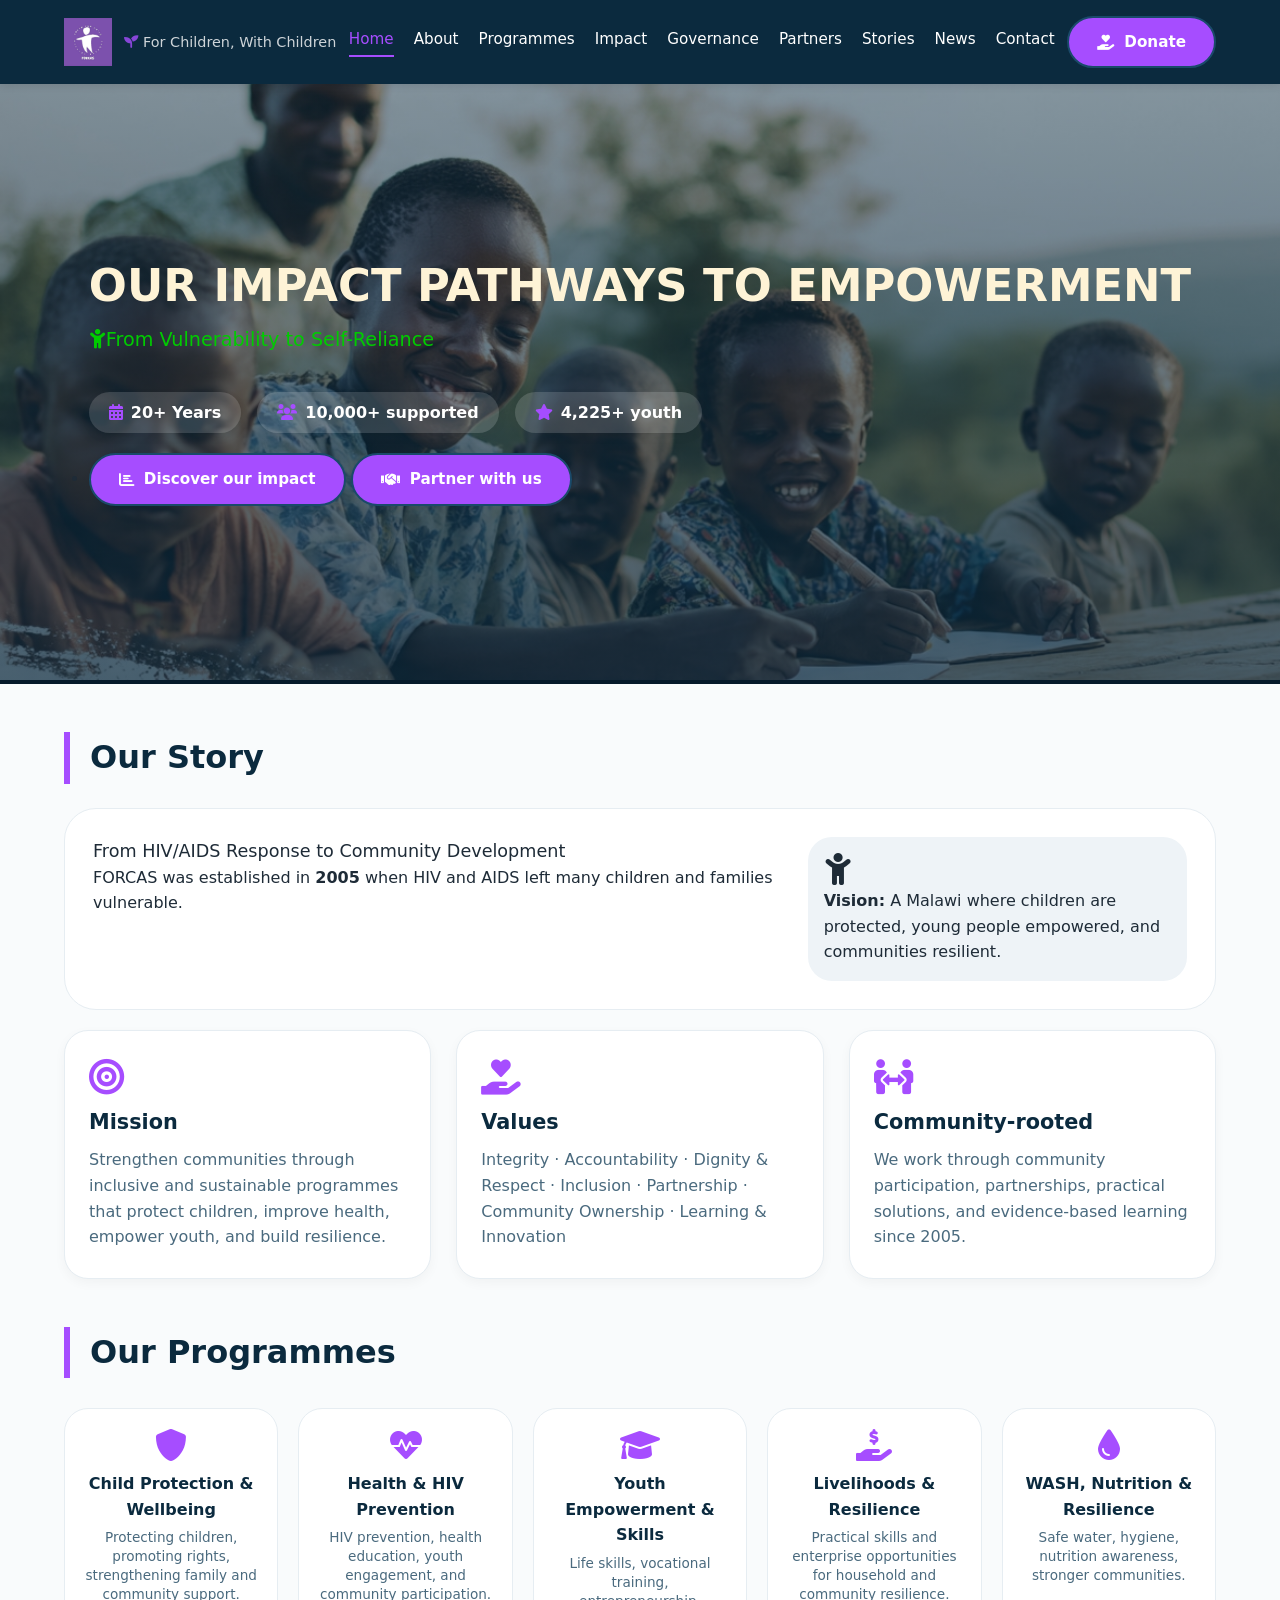
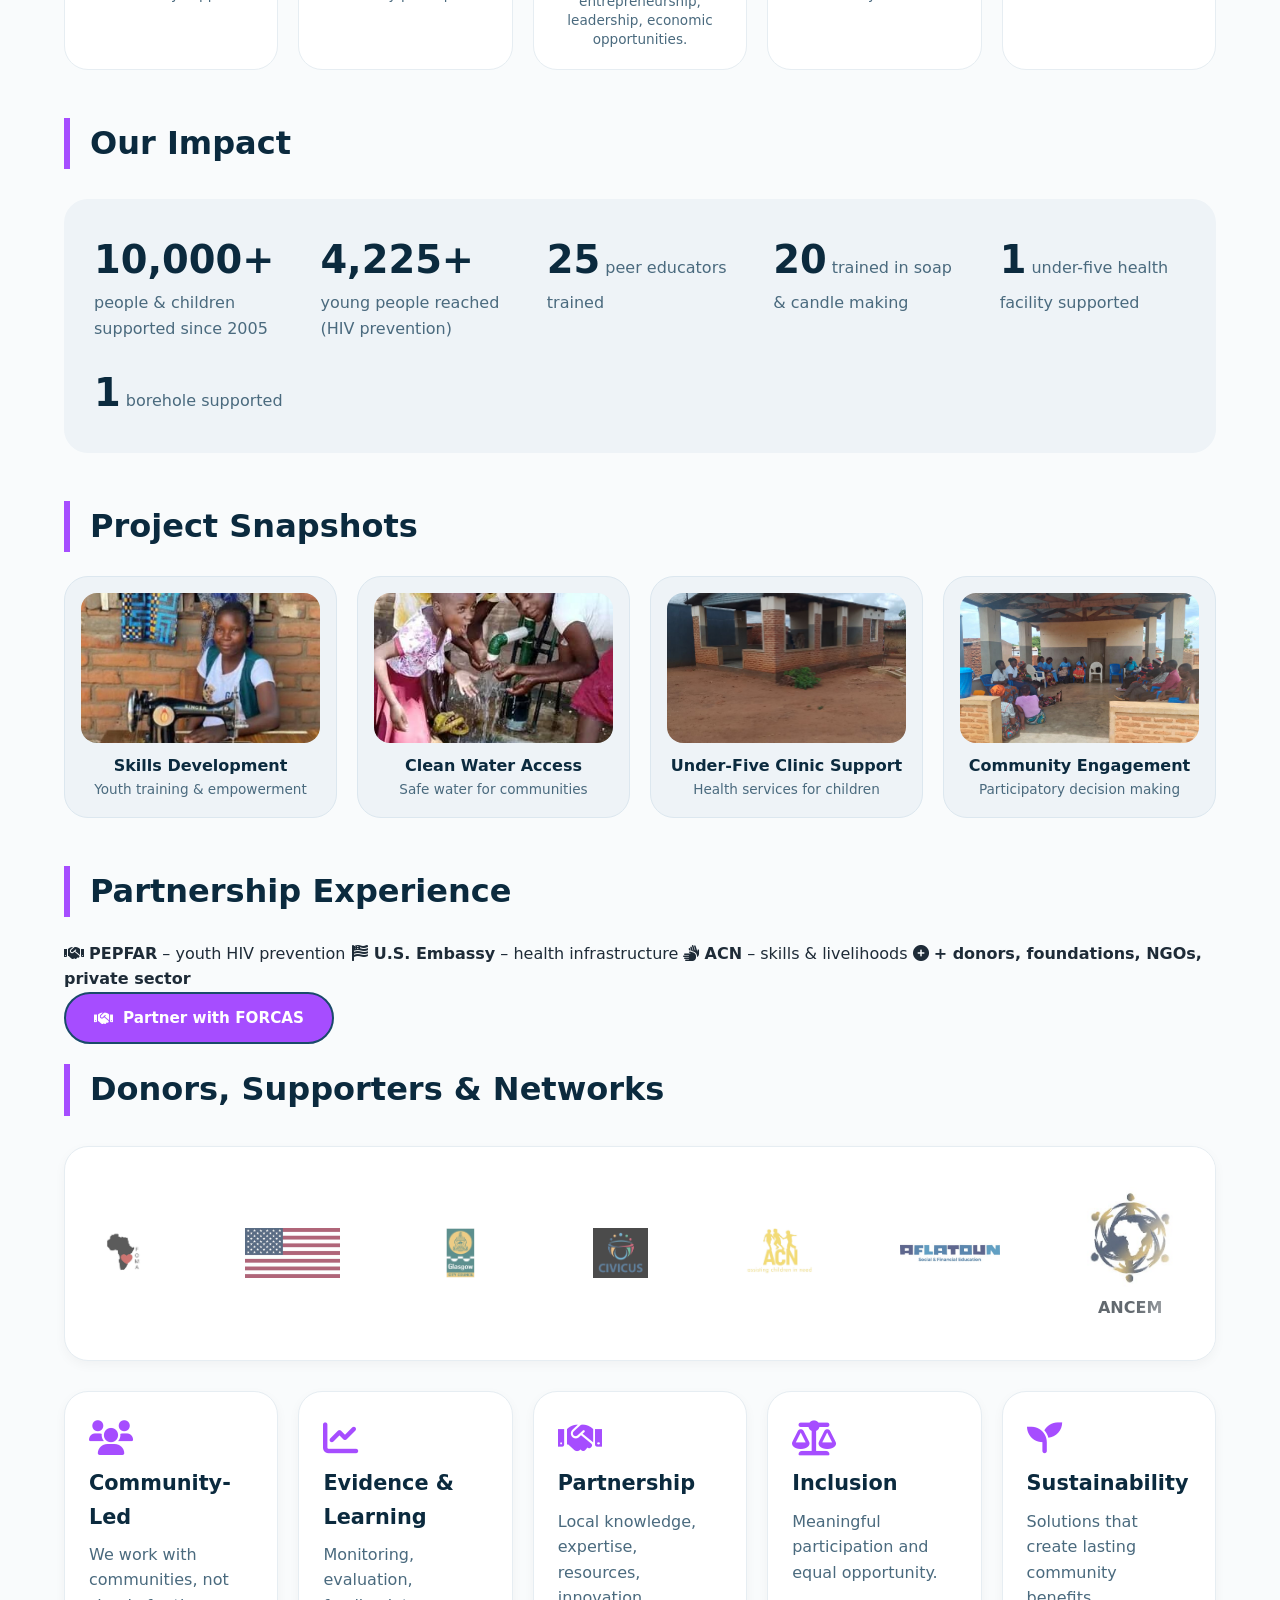
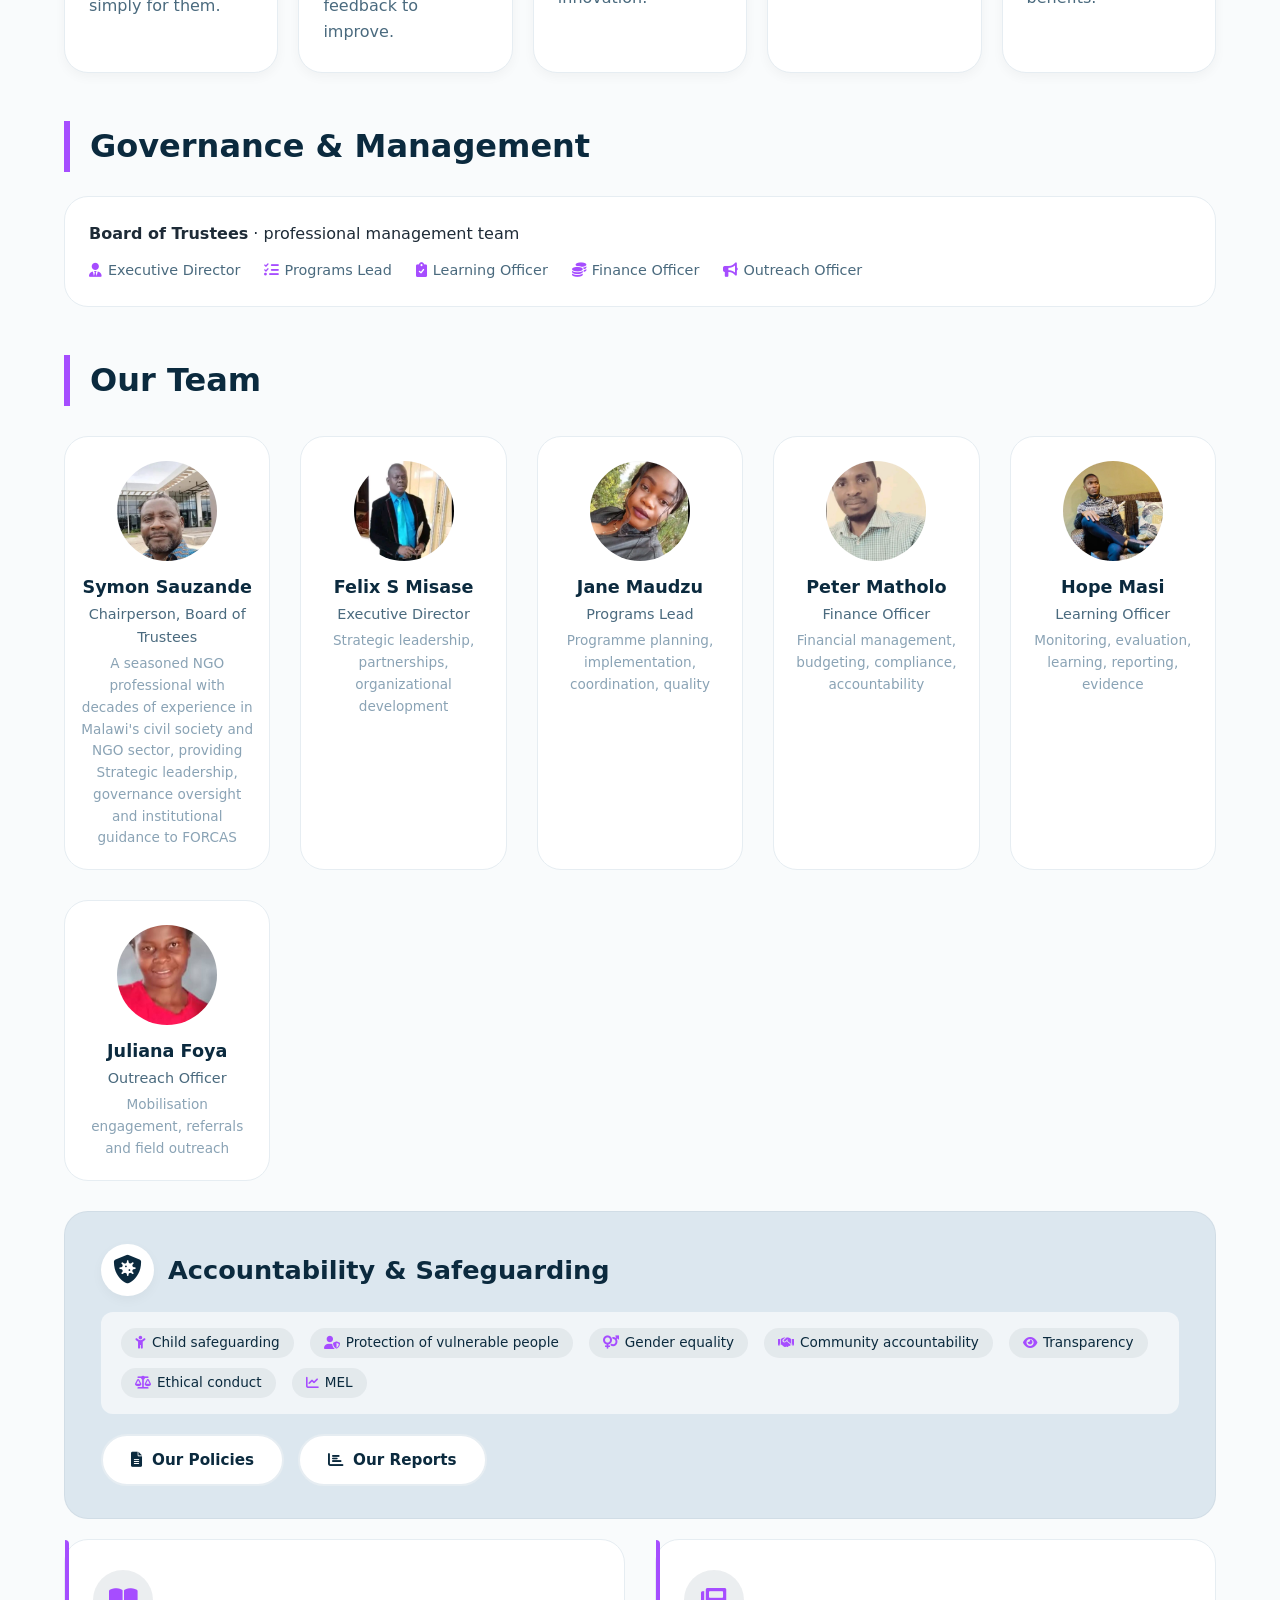
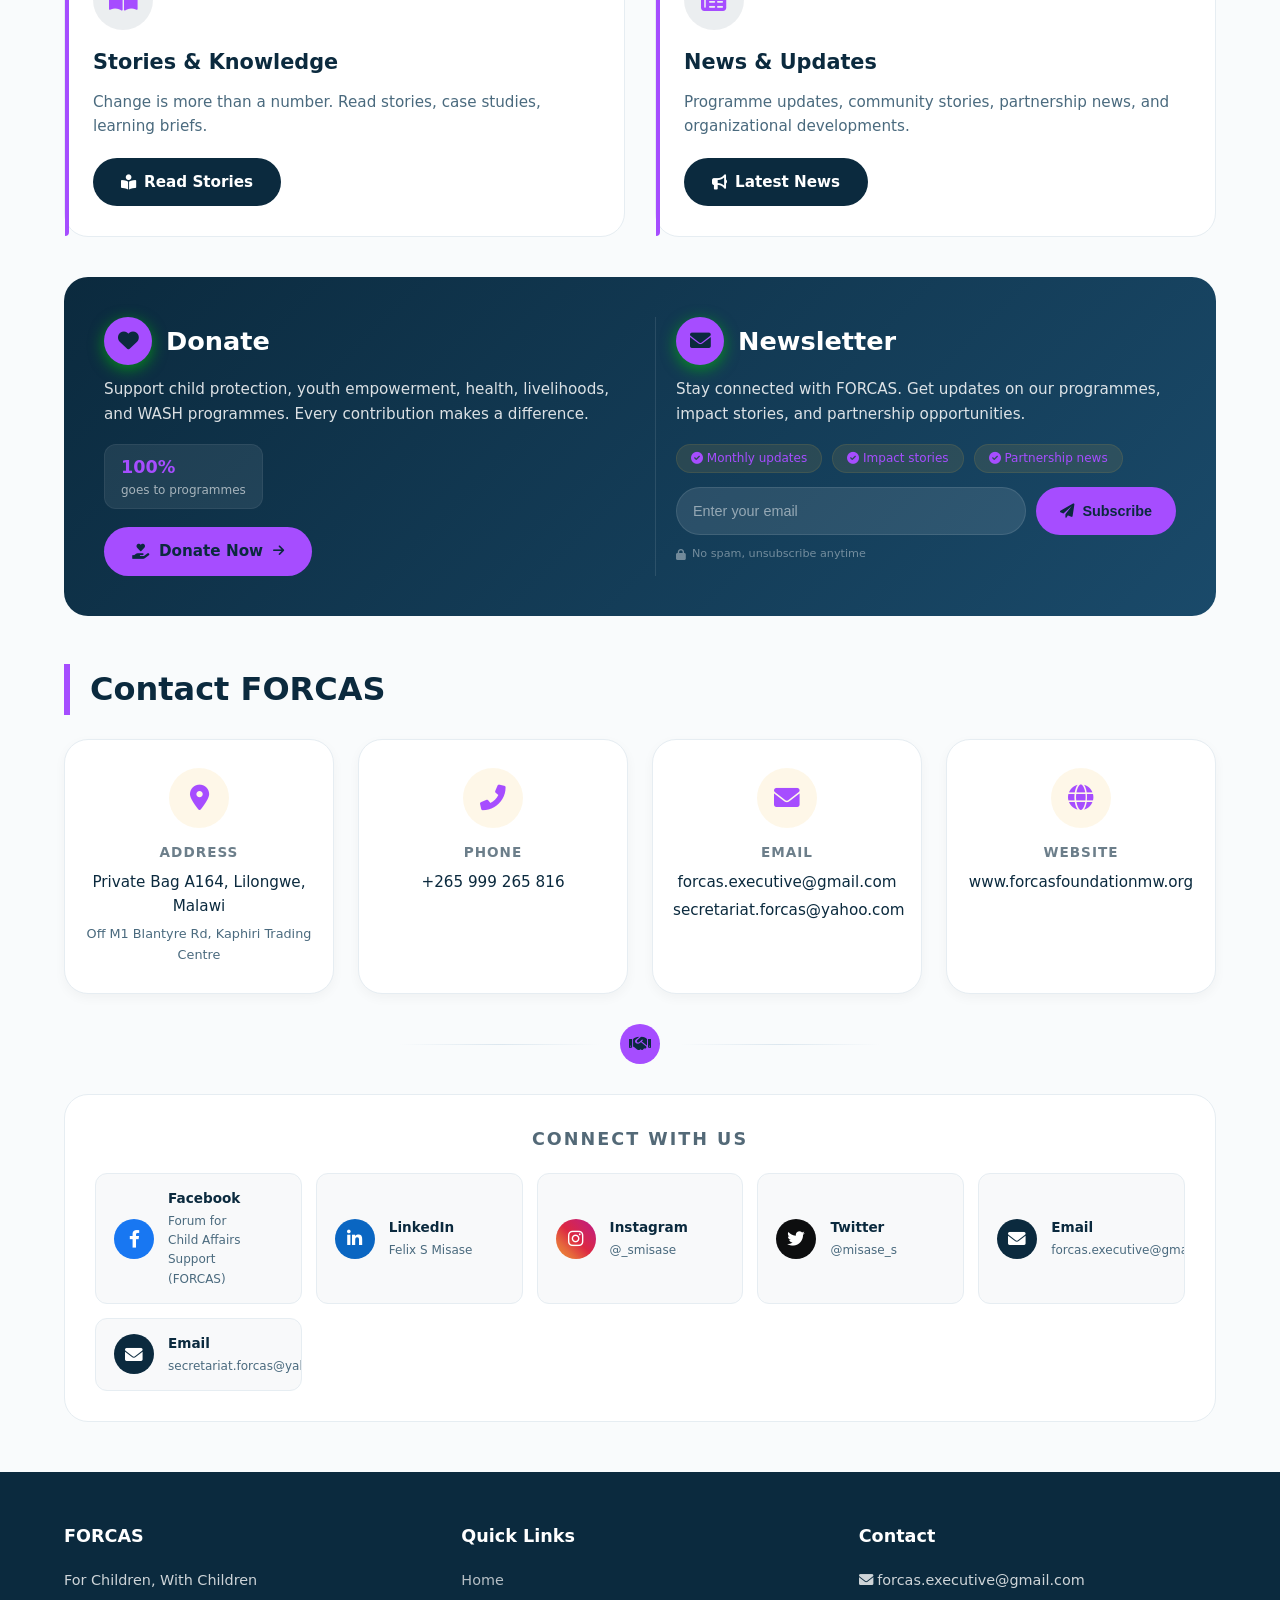
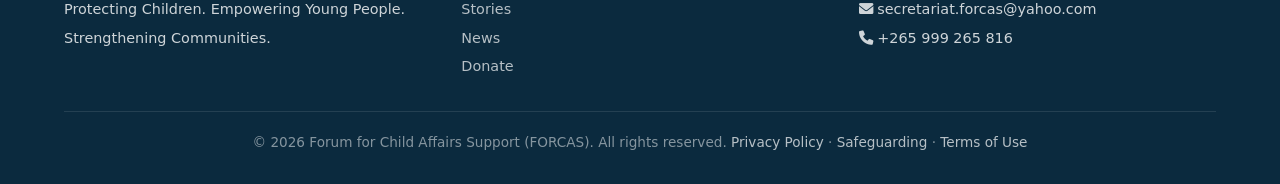
<file: index.html>
<!DOCTYPE html>
<html lang="en">
<head>
    <meta charset="UTF-8" />
    <meta name="viewport" content="width=device-width, initial-scale=1.0" />
    <title>FORCAS · Forum for Child Affairs Support</title>
    <!-- Font Awesome 6 (free) -->
    <link rel="stylesheet" href="https://cdnjs.cloudflare.com/ajax/libs/font-awesome/6.0.0-beta3/css/all.min.css" />
    <!-- external CSS -->
    <link rel="stylesheet" href="style.css" />
</head>
<body>
    <!-- ========== NAVBAR ========== -->
    <nav class="navbar" id="navbar">
        <div class="container">
            <div class="logo-area">
                <div class="logo-item">
                    <img src="images/logo/logo.png" alt="FORCAS logo" style="height:48px; width:auto;" />
                </div>
            </div>
            <div class="tagline-header"><i class="fas fa-seedling"></i> For Children, With Children</div>
            <button class="nav-toggle" id="navToggle" aria-label="Toggle navigation">
                <i class="fas fa-bars"></i>
            </button>
            <div class="nav-links" id="navLinks">
                <a href="#home">Home</a>
                <a href="#about">About</a>
                <a href="#programmes">Programmes</a>
                <a href="#impact">Impact</a>
                <a href="#governance">Governance</a>
                <a href="#partners">Partners</a>
                <a href="#stories">Stories</a>
                <a href="#news">News</a>
                <a href="#contact">Contact</a>
            </div>
            <div class="nav-actions">
                <a href="#donate" class="btn"><i class="fas fa-hand-holding-heart"></i> Donate</a>
            </div>
        </div>
    </nav>

    <!-- ========== HERO ========== -->
    <section class="hero" id="home" style="background-image: linear-gradient(rgba(11,42,62,0.5), rgba(11,42,62,0.75)), url('images/hero/hero-bg.jpg'); background-size: cover; background-position:center; min-height:600px; display:flex; align-items:center; padding:60px 0; border-bottom:4px solid #061a2a;">
        <div class="container hero-grid">
            <div class="hero-content">
                <h1 style="color: #e6edf2;">OUR IMPACT PATHWAYS TO EMPOWERMENT</h1>
                <div class="tagline" style="color: #00cc00;"><i class="fas fa-child"></i>From Vulnerability to Self-Reliance</div>
                <div class="hero-stats">
                    <span class="stat-item" style="background:rgba(255,255,255,0.15); color:white; backdrop-filter:blur(4px);"><i class="fas fa-calendar-alt"></i> 20+ Years</span>
                    <span class="stat-item" style="background:rgba(255,255,255,0.15); color:white; backdrop-filter:blur(4px);"><i class="fas fa-users"></i> 10,000+ supported</span>
                    <span class="stat-item" style="background:rgba(255,255,255,0.15); color:white; backdrop-filter:blur(4px);"><i class="fas fa-star"></i> 4,225+ youth</span>
                </div>
                <div class="hero-buttons" style="display:list-item; flex-wrap:wrap; gap:14px; margin-top:16px; justify-content:flex-end;">
                    <a href="#impact" class="btn"><i class="fas fa-chart-bar"></i> Discover our impact</a>
                    <a href="#partners" class="btn"><i class="fas fa-handshake"></i> Partner with us</a>
                </div>
            </div>
        </div>
    </section>

<!-- ========================================== MAIN CONTENT ========================================== -->
    <div class="container">
        
        <!-- ===== ABOUT ===== -->
        <section class="about" id="about">
            <h2 class="section-title">Our Story</h2>
            <div style="display:flex; flex-wrap:wrap; gap:20px; background:white; border-radius:32px; padding:28px; margin-bottom:20px; border:1px solid #e6edf2;">
                <div style="flex:2; min-width:240px;">
                    <p style="font-weight:500; font-size:1.1rem;">From HIV/AIDS Response to Community Development</p>
                    <p>FORCAS was established in <strong>2005</strong> when HIV and AIDS left many children and families vulnerable.</p>
                </div>
                <div style="flex:1; background:#eef3f7; border-radius:24px; padding:16px; min-width:150px;">
                    <i class="fas fa-child" style="font-size:2rem; color: --primary;"></i>
                    <p><strong>Vision:</strong> A Malawi where children are protected, young people empowered, and communities resilient.</p>
                </div>
            </div>
        </section>

        <!-- ===== MISSION / VALUES ===== -->
        <div style="display:grid; grid-template-columns: repeat(auto-fit, minmax(240px,1fr)); gap:25px;">
            <div class="card">
                <i class="fas fa-bullseye"></i>
                <h3>Mission</h3>
                <p>Strengthen communities through inclusive and sustainable programmes that protect children, improve health, empower youth, and build resilience.</p>
            </div>
            <div class="card">
                <i class="fas fa-hand-holding-heart"></i>
                <h3>Values</h3>
                <p>Integrity · Accountability · Dignity & Respect · Inclusion · Partnership · Community Ownership · Learning & Innovation</p>
            </div>
            <div class="card">
                <i class="fas fa-people-arrows"></i>
                <h3>Community-rooted</h3>
                <p>We work through community participation, partnerships, practical solutions, and evidence-based learning since 2005.</p>
            </div>
        </div>

        <!-- ===== PROGRAMMES ===== -->
        <h2 class="section-title" id="programmes">Our Programmes</h2>
        <div class="programmes-grid">
            <div class="programme-card"><i class="fas fa-shield-alt"></i><h3>Child Protection &amp; Wellbeing</h3><p>Protecting children, promoting rights, strengthening family and community support.</p></div>
            <div class="programme-card"><i class="fas fa-heartbeat"></i><h3>Health &amp; HIV Prevention</h3><p>HIV prevention, health education, youth engagement, and community participation.</p></div>
            <div class="programme-card"><i class="fas fa-graduation-cap"></i><h3>Youth Empowerment &amp; Skills</h3><p>Life skills, vocational training, entrepreneurship, leadership, economic opportunities.</p></div>
            <div class="programme-card"><i class="fas fa-hand-holding-usd"></i><h3>Livelihoods &amp; Resilience</h3><p>Practical skills and enterprise opportunities for household and community resilience.</p></div>
            <div class="programme-card"><i class="fas fa-tint"></i><h3>WASH, Nutrition &amp; Resilience</h3><p>Safe water, hygiene, nutrition awareness, stronger communities.</p></div>
        </div>

        <!-- ===== IMPACT ===== -->
        <h2 class="section-title" id="impact">Our Impact</h2>
        <div class="impact-numbers">
            <div class="impact-item"><span class="num">10,000+</span> <span class="label">people &amp; children supported since 2005</span></div>
            <div class="impact-item"><span class="num">4,225+</span> <span class="label">young people reached (HIV prevention)</span></div>
            <div class="impact-item"><span class="num">25</span> <span class="label">peer educators trained</span></div>
            <div class="impact-item"><span class="num">20</span> <span class="label">trained in soap &amp; candle making</span></div>
            <div class="impact-item"><span class="num">1</span> <span class="label">under-five health facility supported</span></div>
            <div class="impact-item"><span class="num">1</span> <span class="label">borehole supported</span></div>
        </div>

        <!-- ===== PROJECT SNAPSHOTS ===== -->
        <h2 class="section-title" id="projects">Project Snapshots</h2>
        <div class="project-grid">
            <div class="project-card">
                <div class="photo-placeholder" style="background-image:url(images/projects/youth-training.jpg); background-size: cover; background-position:center; height: 150px; border-radius: 16px; margin-bottom: 10px;"></div>
                <span class="project-title">Skills Development</span>
                <p class="project-desc">Youth training &amp; empowerment</p>
            </div>
            <div class="project-card">
                <div class="photo-placeholder" style="background-image:url(images/projects/clean-water.jpg); background-size: cover; background-position:center; height: 150px; border-radius: 16px; margin-bottom: 10px;"></div>
                <span class="project-title">Clean Water Access</span>
                <p class="project-desc">Safe water for communities</p>
            </div>
            <div class="project-card">
                <div class="photo-placeholder" style="background-image:url(images/projects/health-facility.jpg); background-size: cover; background-position:center; height: 150px; border-radius: 16px; margin-bottom: 10px;"></div>
                <span class="project-title">Under-Five Clinic Support</span>
                <p class="project-desc">Health services for children</p>
            </div>
            <div class="project-card">
                <div class="photo-placeholder" style="background-image:url(images/projects/community-meeting.jpg); background-size: cover; background-position:center; height: 150px; border-radius: 16px; margin-bottom: 10px;"></div>
                <span class="project-title">Community Engagement</span>
                <p class="project-desc">Participatory decision making</p>
            </div>
        </div>

        <!-- ===== PARTNERS ===== -->
        <h2 class="section-title" id="partners">Partnership Experience</h2>
        <div class="partner-list">
            <span><i class="fas fa-handshake"></i> <strong>PEPFAR</strong> – youth HIV prevention</span>
            <span><i class="fas fa-flag-usa"></i> <strong>U.S. Embassy</strong> – health infrastructure</span>
            <span><i class="fas fa-hands"></i> <strong>ACN</strong> – skills &amp; livelihoods</span>
            <span><i class="fas fa-plus-circle"></i> <strong>+ donors, foundations, NGOs, private sector</strong></span>
        </div>
        <div class="partner-cta"><a href="#" class="btn"><i class="fas fa-handshake"></i> Partner with FORCAS</a></div>

        <!-- ===== SUPPORTERS ===== -->
        <h3 class="section-title" style="margin-top:20px;">Donors, Supporters &amp; Networks</h3>
        <div class="logo-slider-container">
            <div class="logo-slider-track">
                <div class="logo-slide">
                    <img src="images/partners/foma.png" alt="FOMA" style="height:50px; width:auto;" />
                </div>
                <div class="logo-slide">
                    <img src="images/partners/u.s.a-embassy.png" alt="U.S.A Embassy" style="height:50px; width:auto;" />
                </div>
                <div class="logo-slide">
                    <img src="images/partners/glasgow.png" alt="Glasgow City Council" style="height:50px; width:50px;" />
                </div>
                <div class="logo-slide">
                    <img src="images/partners/civicus.png" alt="CIVICUS" style="height:50px; width:auto;" />
                </div>
                <div class="logo-slide">
                    <img src="images/partners/acn.png" alt="Assisting Children In Need" style="height:50px; width:auto;" />
                </div>
                <div class="logo-slide">
                    <img src="images/partners/aflatoun.png" alt="Aflatoun International" style="height:100px; width:auto;" />
                </div>
                <div class="logo-slide">
                    <img src="images/partners/ANCEM.png" alt="ANCEM" style="height:100px; width:auto;" />
                    <span> <strong>ANCEM</strong></span>
                </div>
            </div>
        </div>

        <!-- ===== APPROACH ===== -->
        <div class="approach-grid">
            <div class="card"><i class="fas fa-users"></i><h3>Community-Led</h3><p>We work with communities, not simply for them.</p></div>
            <div class="card"><i class="fas fa-chart-line"></i><h3>Evidence &amp; Learning</h3><p>Monitoring, evaluation, feedback to improve.</p></div>
            <div class="card"><i class="fas fa-handshake"></i><h3>Partnership</h3><p>Local knowledge, expertise, resources, innovation.</p></div>
            <div class="card"><i class="fas fa-balance-scale"></i><h3>Inclusion</h3><p>Meaningful participation and equal opportunity.</p></div>
            <div class="card"><i class="fas fa-seedling"></i><h3>Sustainability</h3><p>Solutions that create lasting community benefits.</p></div>
        </div>

        <!-- ===== GOVERNANCE ===== -->
        <h2 class="section-title" id="governance">Governance &amp; Management</h2>
        <div class="governance-card">
            <div class="governance-board"><strong>Board of Trustees</strong> · professional management team</div>
            <div class="governance-team">
                <span><i class="fas fa-user-tie"></i> Executive Director</span>
                <span><i class="fas fa-tasks"></i> Programs Lead</span>
                <span><i class="fas fa-clipboard-check"></i> Learning Officer</span>
                <span><i class="fas fa-coins"></i> Finance Officer</span>
                <span><i class="fas fa-bullhorn"></i> Outreach Officer</span>
            </div>
        </div>

        <!-- ===== TEAM ===== -->
        <h2 class="section-title">Our Team</h2>
        <div class="team-grid" id="teamGrid">
            <div class="team-card">
                <div class="team-avatar"><img src="images/team/symon.jpg" alt="Symon Sauzande" /></div>
                <h4>Symon Sauzande</h4>
                <div class="role">Chairperson, Board of Trustees</div>
                <div class="duty">A seasoned NGO professional with decades of experience in Malawi's civil society and NGO sector, providing Strategic leadership, governance oversight and institutional guidance to FORCAS</div>
            </div>
            <div class="team-card">
                <div class="team-avatar"><img src="images/team/felix.jpg" alt="Felix S Misase" /></div>
                <h4>Felix S Misase</h4>
                <div class="role">Executive Director</div>
                <div class="duty">Strategic leadership, partnerships, organizational development</div>
            </div>


        <div class="team-card">
                <div class="team-avatar"><img src="images/team/jane.jpg" alt="Jane Maudzu" /></div>
                <h4>Jane Maudzu</h4>
                <div class="role">Programs Lead</div>
                <div class="duty">Programme planning, implementation, coordination, quality</div>
            </div>
            <div class="team-card">
                <div class="team-avatar"><img src="images/team/peter.jpg" alt="Peter Matholo" /></div>
                <h4>Peter Matholo</h4>
                <div class="role">Finance Officer</div>
                <div class="duty">Financial management, budgeting, compliance, accountability</div>
            </div>
            <div class="team-card">
                <div class="team-avatar"><img src="images/team/hope.jpg" alt="Hope Masi" /></div>
                <h4>Hope Masi</h4>
                <div class="role">Learning Officer</div>
                <div class="duty">Monitoring, evaluation, learning, reporting, evidence</div>
            </div>
            <div class="team-card">
                <div class="team-avatar"><img src="images/team/julian.jpg" alt="Juliana Foya" /></div>
                <h4>Juliana Foya</h4>
                <div class="role">Outreach Officer</div>
                <div class="duty">Mobilisation engagement, referrals and field outreach</div>
            </div>
        </div>

        <!-- ===== ACCOUNTABILITY ===== -->
        <div class="accountability-section">
            <div class="accountability-header">
                <i class="fas fa-shield-virus"></i>
                <h2>Accountability &amp; Safeguarding</h2>
            </div>
            <div class="accountability-text">
                <span class="tag"><i class="fas fa-child"></i> Child safeguarding</span>
                <span class="tag"><i class="fas fa-user-shield"></i> Protection of vulnerable people</span>
                <span class="tag"><i class="fas fa-venus-mars"></i> Gender equality</span>
                <span class="tag"><i class="fas fa-handshake"></i> Community accountability</span>
                <span class="tag"><i class="fas fa-eye"></i> Transparency</span>
                <span class="tag"><i class="fas fa-scale-balanced"></i> Ethical conduct</span>
                <span class="tag"><i class="fas fa-chart-line"></i> MEL</span>
            </div>
            <div class="accountability-buttons">
                <a href="#" class="btn-policy"><i class="fas fa-file-alt"></i> Our Policies</a>
                <a href="#" class="btn-report"><i class="fas fa-chart-bar"></i> Our Reports</a>
            </div>
        </div>

        <!-- ===== STORIES & NEWS ===== -->
        <div class="stories-news-grid" id="stories">
            <div class="story-card">
                <div class="card-icon"><i class="fas fa-book-open"></i></div>
                <h3>Stories &amp; Knowledge</h3>
                <p>Change is more than a number. Read stories, case studies, learning briefs.</p>
                <a href="stories.html" class="btn-story"><i class="fas fa-book-reader"></i> Read Stories</a>
            </div>
            <div class="news-card" id="news">
                <div class="card-icon"><i class="fas fa-newspaper"></i></div>
                <h3>News &amp; Updates</h3>
                <p>Programme updates, community stories, partnership news, and organizational developments.</p>
                <a href="news.html" class="btn-news"><i class="fas fa-bullhorn"></i> Latest News</a>
            </div>
        </div>

        <!-- ===== DONATE & NEWSLETTER ===== -->
        <div class="donate-newsletter-section" id="donate">
            <div class="donate-box">
                <div class="section-header">
                    <div class="icon-circle donate-icon"><i class="fas fa-heart"></i></div>


                <h3>Donate</h3>
                </div>
                <p class="section-description">Support child protection, youth empowerment, health, livelihoods, and WASH programmes. Every contribution makes a difference.</p>
                <div class="impact-stats">
                    <div class="stat-box">
                        <span class="stat-number">100%</span>
                        <span class="stat-label">goes to programmes</span>
                    </div>
                </div>
                <a href="donate.html" class="donate-btn"><i class="fas fa-hand-holding-heart"></i> Donate Now <i class="fas fa-arrow-right arrow-icon"></i></a>
            </div>
            <div class="newsletter-box">
                <div class="section-header">
                    <div class="icon-circle newsletter-icon"><i class="fas fa-envelope"></i></div>
                    <h3>Newsletter</h3>
                </div>
                <p class="section-description">Stay connected with FORCAS. Get updates on our programmes, impact stories, and partnership opportunities.</p>
                <div class="benefits">
                    <span class="benefit-tag"><i class="fas fa-check-circle"></i> Monthly updates</span>
                    <span class="benefit-tag"><i class="fas fa-check-circle"></i> Impact stories</span>
                    <span class="benefit-tag"><i class="fas fa-check-circle"></i> Partnership news</span>
                </div>
                <form id="newsletterForm" class="newsletter-form">
                    <input type="email" id="newsletterEmail" placeholder="Enter your email" required class="newsletter-input" />
                    <button type="submit" id="subscribeBtn" class="subscribe-btn"><i class="fas fa-paper-plane"></i> Subscribe</button>
                </form>
                <div id="newsletterMessage" class="newsletter-message"></div>
                <p class="privacy-note"><i class="fas fa-lock"></i> No spam, unsubscribe anytime</p>
            </div>
        </div>

        <!-- ===== CONTACT ===== -->
        <h2 class="section-title" id="contact">Contact FORCAS</h2>
        <div class="contact-wrapper">
            <div class="contact-grid-modern">
                <div class="contact-card-modern">
                    <div class="card-icon-modern"><i class="fas fa-map-marker-alt"></i></div>
                    <div class="card-content">
                        <h4>Address</h4>
                        <p>Private Bag A164, Lilongwe, Malawi</p>
                        <span class="location-detail">Off M1 Blantyre Rd, Kaphiri Trading Centre</span>
                    </div>
                </div>
                <div class="contact-card-modern">
                    <div class="card-icon-modern"><i class="fas fa-phone-alt"></i></div>
                    <div class="card-content">
                        <h4>Phone</h4>
                        <p><a href="tel:+265999265816" class="contact-link">+265 999 265 816</a></p>
                    </div>
                </div>
                <div class="contact-card-modern">
                    <div class="card-icon-modern"><i class="fas fa-envelope"></i></div>
                    <div class="card-content">
                        <h4>Email</h4>
                        <p><a href="mailto:forcas.executive@gmail.com" class="contact-link">forcas.executive@gmail.com</a></p>
                        <p><a href="mailto:secretariat.forcas@yahoo.com" class="contact-link">secretariat.forcas@yahoo.com</a></p>
                    </div>
                </div>
                <div class="contact-card-modern">
                    <div class="card-icon-modern"><i class="fas fa-globe"></i></div>
                    <div class="card-content">
                        <h4>Website</h4>
                        <p><a href="http://www.forcasfoundationmw.org" target="_blank" class="contact-link">www.forcasfoundationmw.org</a></p>
        </div>
                </div>
            </div>
            <div class="contact-divider">
                <span class="divider-line"></span>
                <span class="divider-icon"><i class="fas fa-handshake"></i></span>
                <span class="divider-line"></span>
            </div>
            <div class="social-section-modern">
                <h3>Connect With Us</h3>
                <div class="social-grid">
                    <a href="https://www.facebook.com/Forum for Child Affairs Support (FORCAS)" target="_blank" rel="noopener noreferrer" class="social-card facebook">
                        <div class="social-icon"><i class="fab fa-facebook-f"></i></div>
                        <div class="social-info"><span class="social-name">Facebook</span><span class="social-handle">Forum for Child Affairs Support (FORCAS)</span></div>
                        <span class="social-arrow"><i class="fas fa-arrow-right"></i></span>
                    </a>
                    <a href="https://www.linkedin.com/in/felix-s-misase" target="_blank" rel="noopener noreferrer" class="social-card linkedin">
                        <div class="social-icon"><i class="fab fa-linkedin-in"></i></div>
                        <div class="social-info"><span class="social-name">LinkedIn</span><span class="social-handle">Felix S Misase</span></div>
                        <span class="social-arrow"><i class="fas fa-arrow-right"></i></span>
                    </a>
                    <a href="https://www.instagram.com/_smisase" target="_blank" rel="noopener noreferrer" class="social-card instagram">
                        <div class="social-icon"><i class="fab fa-instagram"></i></div>
                        <div class="social-info"><span class="social-name">Instagram</span><span class="social-handle">@_smisase</span></div>
                        <span class="social-arrow"><i class="fas fa-arrow-right"></i></span>
                    </a>
                    <a href="https://twitter.com/misase_s" target="_blank" rel="noopener noreferrer" class="social-card twitter">
                        <div class="social-icon"><i class="fab fa-twitter"></i></div>
                        <div class="social-info"><span class="social-name">Twitter</span><span class="social-handle">@misase_s</span></div>
                        <span class="social-arrow"><i class="fas fa-arrow-right"></i></span>
                    </a>
                    <a href="mailto:forcas.executive@gmail.com" class="social-card envelope">
                        <div class="social-icon"><i class="fas fa-envelope"></i></div>
                        <div class="social-info"><span class="social-name">Email</span><span class="social-handle">forcas.executive@gmail.com</span></div>
                        <span class="social-arrow"><i class="fas fa-arrow-right"></i></span>
                    </a>
                    <a href="mailto:secretariat.forcas@yahoo.com" class="social-card envelope">
                        <div class="social-icon"><i class="fas fa-envelope"></i></div>
                        <div class="social-info"><span class="social-name">Email</span><span class="social-handle">secretariat.forcas@yahoo.com</span></div>
                        <span class="social-arrow"><i class="fas fa-arrow-right"></i></span>
                    </a>
                </div>
            </div>
        </div>
    </div>
    <!-- ========================================== END OF CONTAINER ========================================== -->

    <!-- ========== FOOTER ========== -->
    <footer class="footer">
        <div class="container">
            <div class="footer-grid">
                <div>
                    <h4>FORCAS</h4>
                    <p>For Children, With Children</p>
                    <p class="footer-tagline">Protecting Children. Empowering Young People. Strengthening Communities.</p>
                </div>
                <div>
                    <h4>Quick Links</h4>
                    <ul>
                        <li><a href="#home">Home</a></li>
                        <li><a href="stories.html">Stories</a></li>
                        <li><a href="news.html">News</a></li>
                        <li><a href="#donate">Donate</a></li>
                    </ul>


        </div>
                <div>
                    <h4>Contact</h4>
                    <p><i class="fas fa-envelope"></i> forcas.executive@gmail.com</p>
                    <p><i class="fas fa-envelope"></i> secretariat.forcas@yahoo.com</p>
                    <p><i class="fas fa-phone"></i> +265 999 265 816</p>
                </div>
            </div>
            <div class="footer-bottom">
                <span>&copy; 2026 Forum for Child Affairs Support (FORCAS). All rights reserved.</span>
                <span>
                    <a href="#">Privacy Policy</a> · 
                    <a href="#">Safeguarding</a> · 
                    <a href="#">Terms of Use</a>
                </span>
            </div>
        </div>
    </footer>
    <script src="script.js"></script>
</body>
</html>
</file>
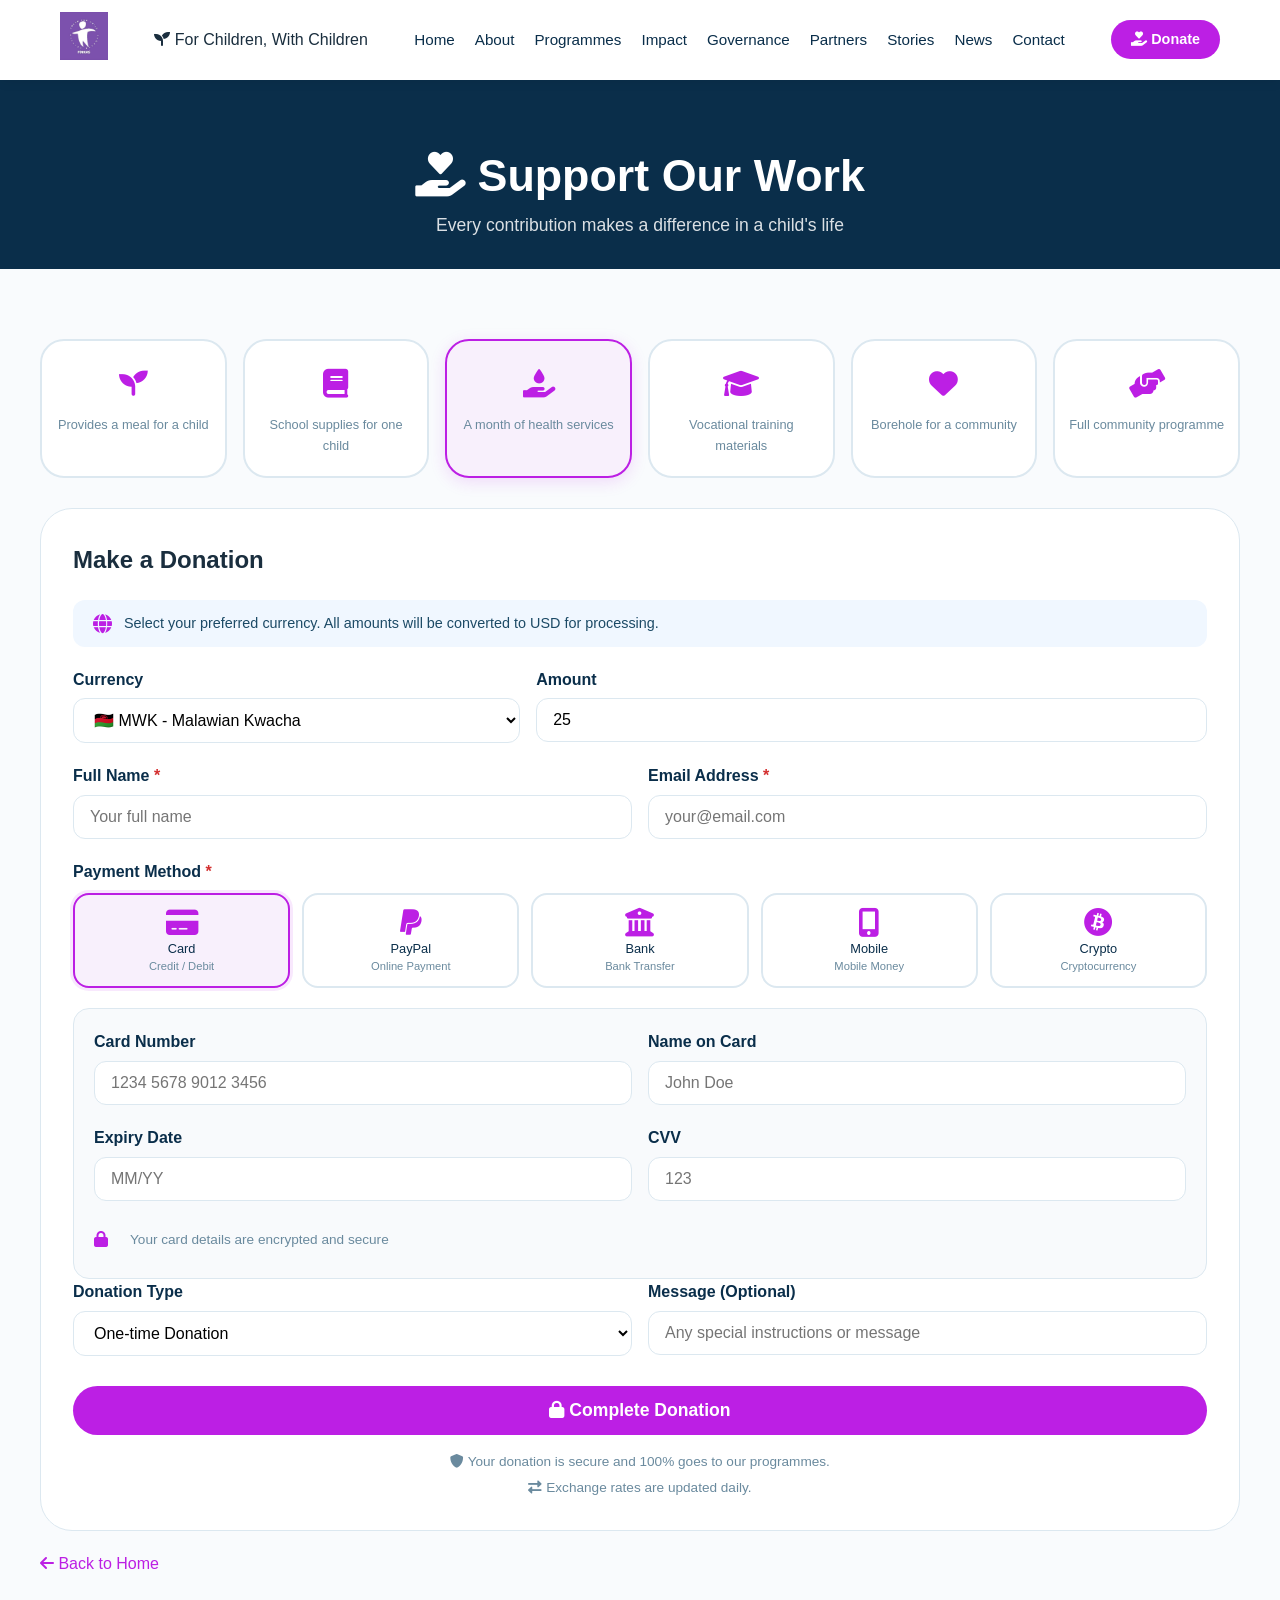
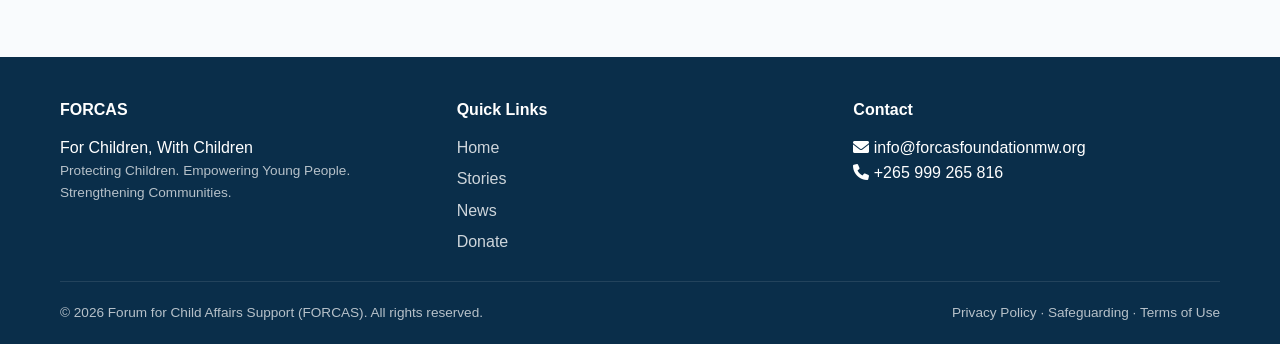
<file: donate.html>
<!DOCTYPE html>
<html lang="en">
<head>
    <meta charset="UTF-8" />
    <meta name="viewport" content="width=device-width, initial-scale=1.0" />
    <title>Donate · FORCAS</title>
    <link rel="stylesheet" href="https://cdnjs.cloudflare.com/ajax/libs/font-awesome/6.0.0-beta3/css/all.min.css" />
    <style>
        /* ===== RESET & BASE ===== */
        * {
            margin: 0;
            padding: 0;
            box-sizing: border-box;
        }
        :root {
            --primary: #0a2e4a;
            --accent: #bc1fe4;
            --accent-dark: #9a16c4;
            --border: #dce8f0;
            --light-bg: #f5f9fc;
            --text: #1a2e3e;
        }
        body {
            font-family: 'Segoe UI', Tahoma, Geneva, Verdana, sans-serif;
            background: #f9fbfd;
            color: var(--text);
            line-height: 1.6;
        }
        .container {
            max-width: 1200px;
            margin: 0 auto;
            padding: 0 20px;
        }
        .btn {
            background: var(--accent);
            color: #fff;
            padding: 10px 24px;
            border-radius: 40px;
            text-decoration: none;
            display: inline-block;
            font-weight: 600;
            transition: 0.3s;
            border: none;
            cursor: pointer;
            font-size: 0.95rem;
        }
        .btn:hover {
            background: var(--accent-dark);
            transform: translateY(-2px);
            box-shadow: 0 8px 24px rgba(188, 31, 228, 0.3);
        }

        /* ===== NAVBAR ===== */
        .navbar {
            background: #fff;
            box-shadow: 0 2px 12px rgba(0,0,0,0.06);
            position: sticky;
            top: 0;
            z-index: 100;
            padding: 12px 0;
        }
        .navbar .container {
            display: flex;
            align-items: center;
            justify-content: space-between;
            flex-wrap: wrap;
        }
        .logo-area .logo-item img {
            height: 48px;
            width: auto;
        }
        .nav-links {
            display: flex;
            gap: 20px;
            align-items: center;
        }
        .nav-links a {
            text-decoration: none;
            color: var(--primary);
            font-weight: 500;
            font-size: 0.95rem;
            transition: 0.2s;
        }
        .nav-links a:hover {
            color: var(--accent);
        }
        .nav-toggle {
            display: none;
            background: none;
            border: none;
            font-size: 1.5rem;
            color: var(--primary);
            cursor: pointer;
        }
        .nav-actions {
            display: flex;
            align-items: center;
        }
        .nav-actions .btn {
            padding: 8px 20px;
            font-size: 0.9rem;
        }

        /* ===== PAGE HEADER ===== */
        .page-header {
            padding: 60px 0 30px;
            background: var(--primary);
            color: #fff;
            text-align: center;
        }
        .page-header h1 {
            font-size: 2.8rem;
        }
        .page-header p {
            font-size: 1.1rem;
            opacity: 0.85;
        }

        /* ===== PAGE CONTENT ===== */
        .page-content {
            padding: 40px 0;
        }

        /* ===== DONATE OPTIONS ===== */
        .donate-options {
            display: grid;
            grid-template-columns: repeat(auto-fit, minmax(150px, 1fr));
            gap: 16px;
            margin: 30px 0;
        }
        .donate-option {
            background: #fff;
            border-radius: 24px;
            padding: 20px 12px;
            text-align: center;
            border: 2px solid var(--border);
            transition: 0.3s;
            cursor: pointer;
        }


        .donate-option:hover {
            border-color: var(--accent);
            box-shadow: 0 8px 24px rgba(188, 31, 228, 0.12);
            transform: translateY(-4px);
        }
        .donate-option .amount {
            font-size: 2rem;
            font-weight: 700;
            color: var(--primary);
        }
        .donate-option .label {
            color: #6a8a9e;
            margin-top: 4px;
            font-size: 0.8rem;
        }
        .donate-option .icon {
            font-size: 1.8rem;
            color: var(--accent);
            margin-bottom: 8px;
        }
        .donate-option.selected {
            border-color: var(--accent);
            background: #f8f0fc;
            box-shadow: 0 4px 16px rgba(188, 31, 228, 0.15);
        }

        /* ===== DONATE FORM ===== */
        .donate-form {
            background: #fff;
            border-radius: 32px;
            padding: 32px;
            border: 1px solid var(--border);
        }
        .form-group {
            margin-bottom: 20px;
        }
        .form-group label {
            display: block;
            font-weight: 600;
            margin-bottom: 6px;
            color: var(--primary);
        }
        .form-group input,
        .form-group select,
        .form-group textarea {
            width: 100%;
            padding: 12px 16px;
            border-radius: 12px;
            border: 1px solid var(--border);
            font-size: 1rem;
            background: #fff;
            transition: 0.2s;
            font-family: inherit;
        }
        .form-group input:focus,
        .form-group select:focus,
        .form-group textarea:focus {
            outline: none;
            border-color: var(--accent);
            box-shadow: 0 0 0 3px rgba(188, 31, 228, 0.15);
        }
        .form-group select {
            appearance: auto;
            cursor: pointer;
        }
        .form-group textarea {
            resize: vertical;
            min-height: 80px;
        }
        .form-row {
            display: grid;
            grid-template-columns: 1fr 1fr;
            gap: 16px;
        }
        .currency-amount-row {
            display: grid;
            grid-template-columns: 1fr 1.5fr;
            gap: 16px;
        }

        /* ===== PAYMENT METHODS ===== */
        .payment-methods {
            display: grid;
            grid-template-columns: repeat(auto-fit, minmax(120px, 1fr));
            gap: 12px;
            margin-top: 8px;
        }
        .payment-method-btn {
            display: flex;
            flex-direction: column;
            align-items: center;
            gap: 4px;
            padding: 14px 8px;
            border: 2px solid var(--border);
            border-radius: 16px;
            background: #fff;
            cursor: pointer;
            transition: 0.3s;
            font-weight: 500;
            font-size: 0.8rem;
            color: var(--primary);
            font-family: inherit;
        }
        .payment-method-btn:hover {
            border-color: var(--accent);
            background: #faf0fc;
        }
        .payment-method-btn.active {
            border-color: var(--accent);
            background: #f8f0fc;
            box-shadow: 0 0 0 3px rgba(188, 31, 228, 0.1);
        }
        .payment-method-btn i {
            font-size: 1.8rem;
            color: var(--accent);
        }
        .payment-method-btn .method-label {
            font-size: 0.7rem;
            color: #6a8a9e;
        }

        /* ===== PAYMENT DETAILS ===== */
        .payment-details {
            display: none;
            margin-top: 16px;
            padding: 20px;
            background: #f8fafc;
            border-radius: 16px;
            border: 1px solid var(--border);
        }
        .payment-details.active {
            display: block;
            animation: fadeIn 0.3s ease;
        }
        @keyframes fadeIn {
            from { opacity: 0; transform: translateY(-10px); }
            to { opacity: 1; transform: translateY(0); }
        }
        .payment-details .info-row {
            display: flex;
            align-items: center;
            gap: 12px;
            padding: 8px 0;
            border-bottom: 1px solid #eef3f7;
            flex-wrap: wrap;
        }
        .payment-details .info-row:last-child {
            border-bottom: none;
        }
        .payment-details .info-row i {
            width: 24px;
            color: var(--accent);
        }
        .payment-details .info-row strong {
            min-width: 100px;
            color: var(--primary);
        }
        .payment-details .info-row .copy-btn {
            background: var(--light-bg);
            border: none;
            padding: 4px 12px;
            border-radius: 20px;
            cursor: pointer;
            font-size: 0.75rem;
            transition: 0.2s;
            margin-left: 8px;
            font-family: inherit;
        }
        .payment-details .info-row .copy-btn:hover {
            background: var(--accent);
            color: #fff;
        }
        .payment-details .qr-placeholder {
            display: flex;
            align-items: center;
            justify-content: center;
            gap: 20px;
            padding: 16px;
            background: #fff;
            border-radius: 12px;
            border: 1px dashed var(--border);
            margin-top: 12px;
        }
        .payment-details .qr-placeholder i {
            font-size: 3rem;
            color: var(--accent);
        }
        .payment-details .qr-placeholder span {
            color: #6a8a9e;
            font-size: 0.9rem;
        }

        /* ===== SUBMIT BUTTON ===== */
        .submit-donate {
            background: var(--accent);
            color: #fff;
            border: none;
            padding: 14px 32px;
            border-radius: 40px;
            font-size: 1.1rem;
            font-weight: 600;
            cursor: pointer;
            transition: 0.3s;
            width: 100%;
            margin-top: 10px;
            font-family: inherit;
        }
        .submit-donate:hover {
            background: var(--accent-dark);
            transform: translateY(-2px);
            box-shadow: 0 8px 24px rgba(188, 31, 228, 0.3);
        }
        .submit-donate:disabled {
            opacity: 0.6;
            cursor: not-allowed;
            transform: none;
        }

        /* ===== BACK LINK ===== */
        .back-link {
            display: inline-block;
            margin-top: 20px;
            color: var(--accent);
            font-weight: 500;
            text-decoration: none;
        }
        .back-link:hover {
            text-decoration: underline;
        }

        /* ===== CURRENCY NOTE ===== */
        .currency-note {
            display: flex;
            align-items: center;
            gap: 12px;
            background: #f0f7ff;
            padding: 12px 20px;
            border-radius: 12px;
            margin-bottom: 20px;
            font-size: 0.9rem;
            color: #1c4a66;
        }
        .currency-note i {
            color: var(--accent);
            font-size: 1.2rem;
        }

        /* ===== SUCCESS MESSAGE ===== */
        .success-message {
            display: none;
            text-align: center;
            padding: 40px 20px;
            background: #f0faf4;
            border-radius: 24px;
            border: 2px solid #4caf50;
        }
        .success-message.show {
            display: block;
            animation: fadeIn 0.5s ease;
        }
        .success-message i {
            font-size: 4rem;
            color: #4caf50;
            margin-bottom: 16px;
        }
        .success-message h3 {
            color: var(--primary);
            margin-bottom: 8px;
        }
        .success-message p {
            color: #4a6a7e;
        }
        .hidden {
            display: none;
        }

        /* ===== FOOTER ===== */
        .footer {
            background: var(--primary);
            color: #fff;
            padding: 40px 0 20px;
            margin-top: 40px;
        }
        .footer-grid {
            display: grid;
            grid-template-columns: repeat(auto-fit, minmax(200px, 1fr));
            gap: 30px;
            padding-bottom: 20px;
            border-bottom: 1px solid rgba(255,255,255,0.1);
        }
        .footer-grid h4 {
            margin-bottom: 12px;
        }
        .footer-grid ul {
            list-style: none;
        }
        .footer-grid ul li {
            margin-bottom: 6px;
        }
        .footer-grid ul li a {
            color: rgba(255,255,255,0.8);
            text-decoration: none;
            transition: 0.2s;
        }
        .footer-grid ul li a:hover {
            color: #fff;
        }
        .footer-bottom {
            display: flex;
            justify-content: space-between;
            align-items: center;
            padding-top: 20px;
            font-size: 0.85rem;
            opacity: 0.7;
            flex-wrap: wrap;
            gap: 10px;
        }
        .footer-bottom a {
            color: #fff;
            text-decoration: none;
        }
        .footer-bottom a:hover {
            text-decoration: underline;
        }

        /* ===== RESPONSIVE ===== */
        @media (max-width: 768px) {
            .nav-toggle {
                display: block;
            }
            .nav-links {
                display: none;
                flex-direction: column;
                width: 100%;
                padding: 16px 0;
                gap: 12px;
            }
            .nav-links.open {
                display: flex;
            }
            .navbar .container {
                flex-wrap: wrap;
            }
            .nav-actions {
                margin-left: auto;
            }
        }
        @media (max-width: 600px) {
            .form-row {
                grid-template-columns: 1fr;
            }
            .currency-amount-row {
                grid-template-columns: 1fr;
            }
            .page-header h1 {
                font-size: 2rem;
            }
            .payment-methods {
                grid-template-columns: repeat(2, 1fr);
            }
            .donate-options {
                grid-template-columns: repeat(3, 1fr);
            }
            .footer-bottom {
                flex-direction: column;
                text-align: center;
            }
            .donate-form {
                padding: 20px;
            }
        }
    </style>
</head>
<body>
    <!-- ===== NAVBAR ===== -->
    <nav class="navbar">
        <div class="container">
            <div class="logo-area">
                <div class="logo-item">
                    <img src="images/logo/logo.png" alt="FORCAS logo" style="height:48px; width:auto;" />
                </div>
            </div>
            <div class="tagline-header"><i class="fas fa-seedling"></i> For Children, With Children</div>
            <button class="nav-toggle" id="navToggle" aria-label="Toggle navigation">
                <i class="fas fa-bars"></i>
            </button>
            <div class="nav-links" id="navLinks">
                <a href="index.html">Home</a>
                <a href="index.html#about">About</a>
                <a href="index.html#programmes">Programmes</a>
                <a href="index.html#impact">Impact</a>
                <a href="index.html#governance">Governance</a>
                <a href="index.html#partners">Partners</a>
                <a href="stories.html#stories">Stories</a>
                <a href="news.html#news">News</a>
                <a href="index.html#contact">Contact</a>
            </div>
            <div class="nav-actions">
                <a href="donate.html#donate" class="btn"><i class="fas fa-hand-holding-heart"></i> Donate</a>
            </div>
        </div>
    </nav>

<!-- ===== PAGE HEADER ===== -->
    <div class="page-header">
        <div class="container">
            <h1><i class="fas fa-hand-holding-heart"></i> Support Our Work</h1>
            <p>Every contribution makes a difference in a child's life</p>
        </div>
    </div>

    <!-- ===== PAGE CONTENT ===== -->
    <div class="container page-content">
        <!-- Donation Amount Options -->
        <div class="donate-options">
            <div class="donate-option" data-amount="5">
                <div class="icon"><i class="fas fa-seedling"></i></div>
                <div class="label">Provides a meal for a child</div>
            </div>
            <div class="donate-option" data-amount="10">
                <div class="icon"><i class="fas fa-book"></i></div>
                <div class="label">School supplies for one child</div>
            </div>
            <div class="donate-option selected" data-amount="25">
                <div class="icon"><i class="fas fa-hand-holding-water"></i></div>
                <div class="label">A month of health services</div>
            </div>
            <div class="donate-option" data-amount="50">
                <div class="icon"><i class="fas fa-graduation-cap"></i></div>
                <div class="label">Vocational training materials</div>
            </div>
            <div class="donate-option" data-amount="100">
                <div class="icon"><i class="fas fa-heart"></i></div>
                <div class="label">Borehole for a community</div>
            </div>
            <div class="donate-option" data-amount="500">
                <div class="icon"><i class="fas fa-hands-helping"></i></div>
                <div class="label">Full community programme</div>
            </div>
        </div>

        <!-- Donation Form -->
        <div class="donate-form" id="donateFormContainer">
            <h2 style="margin-bottom: 20px;">Make a Donation</h2>
            
            <div class="currency-note">
                <i class="fas fa-globe"></i>
                <span>Select your preferred currency. All amounts will be converted to USD for processing.</span>
            </div>

            <form id="donateForm">
                <!-- Currency and Amount -->
                <div class="currency-amount-row">
                    <div class="form-group">
                        <label for="currency">Currency</label>
                        <select id="currency" required>
                            <optgroup label="Major Currencies">
                                <option value="USD">🇺🇸 USD - US Dollar</option>
                                <option value="EUR">🇪🇺 EUR - Euro</option>
                                <option value="GBP">🇬🇧 GBP - British Pound</option>
                                <option value="JPY">🇯🇵 JPY - Japanese Yen</option>
                                <option value="CAD">🇨🇦 CAD - Canadian Dollar</option>
                                <option value="AUD">🇦🇺 AUD - Australian Dollar</option>
                                <option value="CHF">🇨🇭 CHF - Swiss Franc</option>
                                <option value="CNY">🇨🇳 CNY - Chinese Yuan</option>
                            </optgroup>
                            <optgroup label="African Currencies">
                                <option value="ZAR">🇿🇦 ZAR - South African Rand</option>
                                <option value="NGN">🇳🇬 NGN - Nigerian Naira</option>
                                <option value="KES">🇰🇪 KES - Kenyan Shilling</option>
                                <option value="GHS">🇬🇭 GHS - Ghanaian Cedi</option>
                                <option value="MWK" selected>🇲🇼 MWK - Malawian Kwacha</option>
                                <option value="UGX">🇺🇬 UGX - Ugandan Shilling</option>
                                <option value="TZS">🇹🇿 TZS - Tanzanian Shilling</option>
                                <option value="ZMW">🇿🇲 ZMW - Zambian Kwacha</option>
                                <option value="MZN">🇲🇿 MZN - Mozambican Metical</option>
                                <option value="BWP">🇧🇼 BWP - Botswana Pula</option>
                                <option value="EGP">🇪🇬 EGP - Egyptian Pound</option>
                                <option value="MAD">🇲🇦 MAD - Moroccan Dirham</option>
                            </optgroup>
                            <optgroup label="Asian Currencies">
                                <option value="INR">🇮🇳 INR - Indian Rupee</option>
                                <option value="KRW">🇰🇷 KRW - South Korean Won</option>
                                <option value="SGD">🇸🇬 SGD - Singapore Dollar</option>
                                <option value="MYR">🇲🇾 MYR - Malaysian Ringgit</option>
                                <option value="THB">🇹🇭 THB - Thai Baht</option>
                                <option value="PHP">🇵🇭 PHP - Philippine Peso</option>
                                <option value="PKR">🇵🇰 PKR - Pakistani Rupee</option>
                            </optgroup>
                            <optgroup label="Middle Eastern">
                                <option value="AED">🇦🇪 AED - UAE Dirham</option>
                                <option value="SAR">🇸🇦 SAR - Saudi Riyal</option>
                                <option value="QAR">🇶🇦 QAR - Qatari Riyal</option>
                                <option value="KWD">🇰🇼 KWD - Kuwaiti Dinar</option>
                            </optgroup>
                            <optgroup label="Other Currencies">
                                <option value="SEK">🇸🇪 SEK - Swedish Krona</option>
                                <option value="NOK">🇳🇴 NOK - Norwegian Krone</option>
                                <option value="DKK">🇩🇰 DKK - Danish Krone</option>
                                <option value="PLN">🇵🇱 PLN - Polish Zloty</option>
                                <option value="TRY">🇹🇷 TRY - Turkish Lira</option>
                                <option value="MXN">🇲🇽 MXN - Mexican Peso</option>
                                <option value="BRL">🇧🇷 BRL - Brazilian Real</option>
                                <option value="NZD">🇳🇿 NZD - New Zealand Dollar</option>
                            </optgroup>
                            <optgroup label="Cryptocurrencies">
                                <option value="BTC">₿ BTC - Bitcoin</option>
                                <option value="ETH">⟠ ETH - Ethereum</option>
                                <option value="USDC">💵 USDC - USD Coin</option>
                                <option value="USDT">💵 USDT - Tether</option>
                            </optgroup>
                        </select>
                    </div>
                    <div class="form-group">
                        <label for="donationAmount">Amount</label>
                        <input type="number" id="donationAmount" value="25" min="1" step="0.01" required />
                    </div>
                </div>

                <!-- Personal Information -->
                <div class="form-row">
                    <div class="form-group">
                        <label for="fullName">Full Name <span style="color:#d32f2f;">*</span></label>
                        <input type="text" id="fullName" placeholder="Your full name" required />
                    </div>
                    <div class="form-group">
                        <label for="email">Email Address <span style="color:#d32f2f;">*</span></label>
                        <input type="email" id="email" placeholder="your@email.com" required />
                    </div>
                </div>

                <!-- Payment Method -->
                <div class="form-group">
                    <label>Payment Method <span style="color:#d32f2f;">*</span></label>
                    <div class="payment-methods">
                        <button type="button" class="payment-method-btn active" data-method="card">
                            <i class="fas fa-credit-card"></i>
                            <span>Card</span>
                            <span class="method-label">Credit / Debit</span>
                        </button>
                        <button type="button" class="payment-method-btn" data-method="paypal">
                            <i class="fab fa-paypal"></i>
                            <span>PayPal</span>
                            <span class="method-label">Online Payment</span>
                        </button>
                        <button type="button" class="payment-method-btn" data-method="bank">
                            <i class="fas fa-university"></i>
                            <span>Bank</span>
                            <span class="method-label">Bank Transfer</span>
                        </button>
                        <button type="button" class="payment-method-btn" data-method="mobile">
                            <i class="fas fa-mobile-alt"></i>
                            <span>Mobile</span>
                            <span class="method-label">Mobile Money</span>
                        </button>
                        <button type="button" class="payment-method-btn" data-method="crypto">
                            <i class="fab fa-bitcoin"></i>
                            <span>Crypto</span>
                            <span class="method-label">Cryptocurrency</span>
                        </button>
                    </div>
                </div>

                <!-- Payment Details Sections -->
                <div id="paymentDetails">
                    <!-- Credit/Debit Card -->
                    <div class="payment-details active" id="cardDetails">
                        <div class="form-row">
                            <div class="form-group">
                                <label for="cardNumber">Card Number</label>
                                <input type="text" id="cardNumber" placeholder="1234 5678 9012 3456" />
                            </div>
                            <div class="form-group">
                                <label for="cardName">Name on Card</label>
                                <input type="text" id="cardName" placeholder="John Doe" />
                            </div>
                        </div>
                        <div class="form-row">
                            <div class="form-group">
                                <label for="expiryDate">Expiry Date</label>
                                <input type="text" id="expiryDate" placeholder="MM/YY" />
                            </div>
                            <div class="form-group">
                                <label for="cvv">CVV</label>
                                <input type="text" id="cvv" placeholder="123" maxlength="4" />
                            </div>
                        </div>
                        <div class="info-row">
                            <i class="fas fa-lock"></i>
                            <span style="font-size:0.85rem;color:#6a8a9e;">Your card details are encrypted and secure</span>
                        </div>
                    </div>


                    <!-- PayPal -->
                    <div class="payment-details" id="paypalDetails">
                        <div class="info-row">
                            <i class="fas fa-envelope"></i>
                            <strong>PayPal Email:</strong>
                            <span>payments@forcasfoundationmw.org</span>
                            <button type="button" class="copy-btn" onclick="copyText('payments@forcasfoundationmw.org')">
                                <i class="fas fa-copy"></i> Copy
                            </button>
                        </div>
                        <div class="info-row">
                            <i class="fas fa-external-link-alt"></i>
                            <span>You will be redirected to PayPal to complete your payment securely.</span>
                        </div>
                        <div class="qr-placeholder">
                            <i class="fab fa-paypal"></i>
                            <span>PayPal QR Code available for in-person payments</span>
                        </div>
                    </div>

                    <!-- Bank Transfer -->
                    <div class="payment-details" id="bankDetails">
                        <div class="info-row">
                            <i class="fas fa-university"></i>
                            <strong>Bank Name:</strong>
                            <span>National Bank of Malawi</span>
                        </div>
                        <div class="info-row">
                            <i class="fas fa-user"></i>
                            <strong>Account Name:</strong>
                            <span>Forum for Child Affairs Support</span>
                        </div>
                        <div class="info-row">
                            <i class="fas fa-hashtag"></i>
                            <strong>Account Number:</strong>
                            <span>1234567890</span>
                            <button type="button" class="copy-btn" onclick="copyText('1234567890')">
                                <i class="fas fa-copy"></i> Copy
                            </button>
                        </div>
                        <div class="info-row">
                            <i class="fas fa-code-branch"></i>
                            <strong>Branch:</strong>
                            <span>Lilongwe Main Branch</span>
                        </div>
                        <div class="info-row">
                            <i class="fas fa-globe"></i>
                            <strong>SWIFT Code:</strong>
                            <span>NBMWMWMW</span>
                            <button type="button" class="copy-btn" onclick="copyText('NBMWMWMW')">
                                <i class="fas fa-copy"></i> Copy
                            </button>
                        </div>
                        <div class="info-row">
                            <i class="fas fa-info-circle"></i>
                            <span style="font-size:0.85rem;color:#6a8a9e;">Please use your full name as reference</span>
                        </div>
                    </div>

                    <!-- Mobile Money -->
                    <div class="payment-details" id="mobileDetails">
                        <div class="form-group">
                            <label for="mobileProvider">Mobile Money Provider</label>
                            <select id="mobileProvider">
                                <option value="tnm">TNM Mpamba</option>
                                <option value="airtel">Airtel Money</option>
                                <option value="m-pesa">M-PESA (Kenya)</option>
                                <option value="mtn">MTN Mobile Money</option>
                                <option value="orange">Orange Money</option>
                            </select>
                        </div>
                        <div class="form-group">
                            <label for="mobileNumber">Mobile Number</label>
                            <input type="tel" id="mobileNumber" placeholder="+265 999 123 456" />
                        </div>
                        <div class="info-row">
                            <i class="fas fa-phone"></i>
                            <strong>Payee Number:</strong>
                            <span>+265 888 123 456</span>
                            <button type="button" class="copy-btn" onclick="copyText('+265888123456')">
                                <i class="fas fa-copy"></i> Copy
                            </button>
                        </div>
                        <div class="info-row">
                            <i class="fas fa-info-circle"></i>
                            <span style="font-size:0.85rem;color:#6a8a9e;">You will receive a prompt on your phone to confirm payment</span>
                        </div>
                    </div>

                    <!-- Cryptocurrency -->
                    <div class="payment-details" id="cryptoDetails">
                        <div class="form-group">
                            <label for="cryptoCurrency">Cryptocurrency</label>
                            <select id="cryptoCurrency">
                                <option value="bitcoin">Bitcoin (BTC)</option>
                                <option value="ethereum">Ethereum (ETH)</option>
                                <option value="usdc">USD Coin (USDC)</option>
                                <option value="usdt">Tether (USDT)</option>
                            </select>
                        </div>
                        <div class="info-row">
                            <i class="fas fa-wallet"></i>
                            <strong>Wallet Address:</strong>
                            <span style="font-size:0.8rem;word-break:break-all;">1A1zP1eP5QGefi2DMPTfTL5SLmv7DivfNa</span>
                            <button type="button" class="copy-btn" onclick="copyText('1A1zP1eP5QGefi2DMPTfTL5SLmv7DivfNa')">
                                <i class="fas fa-copy"></i> Copy
                            </button>
                        </div>
                        <div class="qr-placeholder">
                            <i class="fas fa-qrcode"></i>
                            <span>Scan QR code with your crypto wallet</span>
                        </div>
                        <div class="info-row">
                            <i class="fas fa-info-circle"></i>
                            <span style="font-size:0.85rem;color:#6a8a9e;">⚠️ Send only the selected cryptocurrency to this address</span>
                        </div>
                    </div>
                </div>

                <!-- Donation Type & Message -->
                <div class="form-row">
                    <div class="form-group">
                        <label for="donationType">Donation Type</label>
                        <select id="donationType">
                            <option value="one-time">One-time Donation</option>
                            <option value="monthly">Monthly Recurring</option>
                            <option value="yearly">Yearly Recurring</option>
                        </select>
                    </div>
                    <div class="form-group">
                        <label for="message">Message (Optional)</label>
                        <input type="text" id="message" placeholder="Any special instructions or message" />
                    </div>
                </div>

                <!-- Submit Button -->
                <button type="submit" class="submit-donate" id="submitBtn">
                    <i class="fas fa-lock"></i> Complete Donation
                </button>
            </form>


               <!-- Success Message -->
            <div class="success-message" id="successMessage">
                <i class="fas fa-check-circle"></i>
                <h3>Thank You for Your Donation!</h3>
                <p>Your generosity will help transform lives and build stronger communities.</p>
                <p style="margin-top:8px;font-size:0.9rem;color:#4a6a7e;">A confirmation email has been sent to your inbox.</p>
                <button onclick="resetForm()" class="btn" style="margin-top:16px;">
                    <i class="fas fa-redo"></i> Make Another Donation
                </button>
            </div>

            <p style="margin-top: 16px; font-size: 0.85rem; color: #6a8a9e; text-align:center;">
                <i class="fas fa-shield-alt"></i> Your donation is secure and 100% goes to our programmes.
                <span style="display:block; margin-top:4px;">
                    <i class="fas fa-exchange-alt"></i> Exchange rates are updated daily.
                </span>
            </p>
        </div>

        <a href="index.html" class="back-link"><i class="fas fa-arrow-left"></i> Back to Home</a>
    </div>

    <!-- ===== FOOTER ===== -->
    <footer class="footer">
        <div class="container">
            <div class="footer-grid">
                <div>
                    <h4>FORCAS</h4>
                    <p>For Children, With Children</p>
                    <p style="font-size:0.85rem; opacity:0.7;">Protecting Children. Empowering Young People. Strengthening Communities.</p>
                </div>
                <div>
                    <h4>Quick Links</h4>
                    <ul>
                        <li><a href="index.html">Home</a></li>
                        <li><a href="stories.html">Stories</a></li>
                        <li><a href="news.html">News</a></li>
                        <li><a href="donate.html">Donate</a></li>
                    </ul>
                </div>
                <div>
                    <h4>Contact</h4>
                    <p><i class="fas fa-envelope"></i> info@forcasfoundationmw.org</p>
                    <p><i class="fas fa-phone"></i> +265 999 265 816</p>
                </div>
            </div>
            <div class="footer-bottom">
                <span>&copy; 2026 Forum for Child Affairs Support (FORCAS). All rights reserved.</span>
                <span><a href="#">Privacy Policy</a> · <a href="#">Safeguarding</a> · <a href="#">Terms of Use</a></span>
            </div>
        </div>
    </footer>

    <script>
        // ===== MOBILE NAV TOGGLE =====
        document.getElementById('navToggle').addEventListener('click', function() {
            document.getElementById('navLinks').classList.toggle('open');
        });

        // ===== DONATION AMOUNT SELECTION =====
        document.querySelectorAll('.donate-option').forEach(option => {
            option.addEventListener('click', function() {
                document.querySelectorAll('.donate-option').forEach(opt => {
                    opt.classList.remove('selected');
                });
                this.classList.add('selected');
                const amount = this.dataset.amount;
                document.getElementById('donationAmount').value = amount;
            });
        });

        // ===== PAYMENT METHOD SELECTION =====
        document.querySelectorAll('.payment-method-btn').forEach(btn => {
            btn.addEventListener('click', function() {
                document.querySelectorAll('.payment-method-btn').forEach(b => {
                    b.classList.remove('active');
                });
                this.classList.add('active');
                
                const method = this.dataset.method;
                document.querySelectorAll('.payment-details').forEach(detail => {
                    detail.classList.remove('active');
                });
                const target = document.getElementById(method + 'Details');
                if (target) {
                    target.classList.add('active');
                }
            });
        });


        // ===== COPY FUNCTION =====
        function copyText(text) {
            if (navigator.clipboard && navigator.clipboard.writeText) {
                navigator.clipboard.writeText(text).then(() => {
                    showCopyNotification('Copied: ' + text);
                }).catch(() => {
                    fallbackCopy(text);
                });
            } else {
                fallbackCopy(text);
            }
        }

        function fallbackCopy(text) {
            const input = document.createElement('input');
            input.value = text;
            document.body.appendChild(input);
            input.select();
            try {
                document.execCommand('copy');
                showCopyNotification('Copied: ' + text);
            } catch (e) {
                alert('Could not copy. Please copy manually: ' + text);
            }
            document.body.removeChild(input);
        }

        function showCopyNotification(message) {
            const notification = document.createElement('div');
            notification.style.cssText = `
                position: fixed;
                bottom: 20px;
                left: 50%;
                transform: translateX(-50%);
                background: #0a2e4a;
                color: #fff;
                padding: 12px 24px;
                border-radius: 8px;
                font-size: 0.95rem;
                z-index: 1000;
                box-shadow: 0 4px 12px rgba(0,0,0,0.2);
                animation: fadeIn 0.3s ease;
            `;
            notification.textContent = message;
            document.body.appendChild(notification);
            
            setTimeout(() => {
                notification.style.opacity = '0';
                notification.style.transition = 'opacity 0.5s ease';
                setTimeout(() => {
                    document.body.removeChild(notification);
                }, 500);
            }, 2000);
        }

        // ===== FORM SUBMISSION =====
        document.getElementById('donateForm').addEventListener('submit', function(e) {
            e.preventDefault();
            
            const name = document.getElementById('fullName').value.trim();
            const email = document.getElementById('email').value.trim();
            const amount = document.getElementById('donationAmount').value;
            
            // Validation
            if (!name) {
                alert('Please enter your full name.');
                document.getElementById('fullName').focus();
                return;
            }
            if (!email) {
                alert('Please enter your email address.');
                document.getElementById('email').focus();
                return;
            }
            if (!email.includes('@') || !email.includes('.')) {
                alert('Please enter a valid email address.');
                document.getElementById('email').focus();
                return;
            }
            if (!amount || amount < 1) {
                alert('Please enter a valid donation amount (minimum $1).');
                document.getElementById('donationAmount').focus();
                return;
            }

            // Show loading state
            const submitBtn = document.getElementById('submitBtn');
            const originalText = submitBtn.innerHTML;
            submitBtn.innerHTML = '<i class="fas fa-spinner fa-spin"></i> Processing...';
            submitBtn.disabled = true;

            // Simulate processing (replace with actual API call)
            setTimeout(() => {
                document.getElementById('donateForm').style.display = 'none';
                document.getElementById('successMessage').classList.add('show');
                submitBtn.innerHTML = originalText;
                submitBtn.disabled = false;
                
                // Scroll to success message
                document.getElementById('successMessage').scrollIntoView({ behavior: 'smooth', block: 'center' });
            }, 1500);
        });

H
        // ===== RESET FORM =====
        function resetForm() {
            document.getElementById('donateForm').style.display = 'block';
            document.getElementById('successMessage').classList.remove('show');
            document.getElementById('donateForm').reset();
            document.getElementById('donationAmount').value = '25';
            
            // Reset to default payment method
            document.querySelectorAll('.payment-method-btn').forEach(b => b.classList.remove('active'));
            const defaultBtn = document.querySelector('.payment-method-btn[data-method="card"]');
            if (defaultBtn) defaultBtn.classList.add('active');
            
            document.querySelectorAll('.payment-details').forEach(d => d.classList.remove('active'));
            const defaultDetails = document.getElementById('cardDetails');
            if (defaultDetails) defaultDetails.classList.add('active');
            
            // Reset donation option selection
            document.querySelectorAll('.donate-option').forEach(opt => opt.classList.remove('selected'));
            const defaultOption = document.querySelector('.donate-option[data-amount="25"]');
            if (defaultOption) defaultOption.classList.add('selected');
            
            // Scroll to form
            document.getElementById('donateFormContainer').scrollIntoView({ behavior: 'smooth', block: 'start' });
        }

        // ===== AMOUNT INPUT SYNC =====
        document.getElementById('donationAmount').addEventListener('input', function() {
            const value = this.value;
            document.querySelectorAll('.donate-option').forEach(opt => {
                opt.classList.remove('selected');
                if (opt.dataset.amount === value) {
                    opt.classList.add('selected');
                }
            });
        });
    </script>
</body>
</html>
</file>
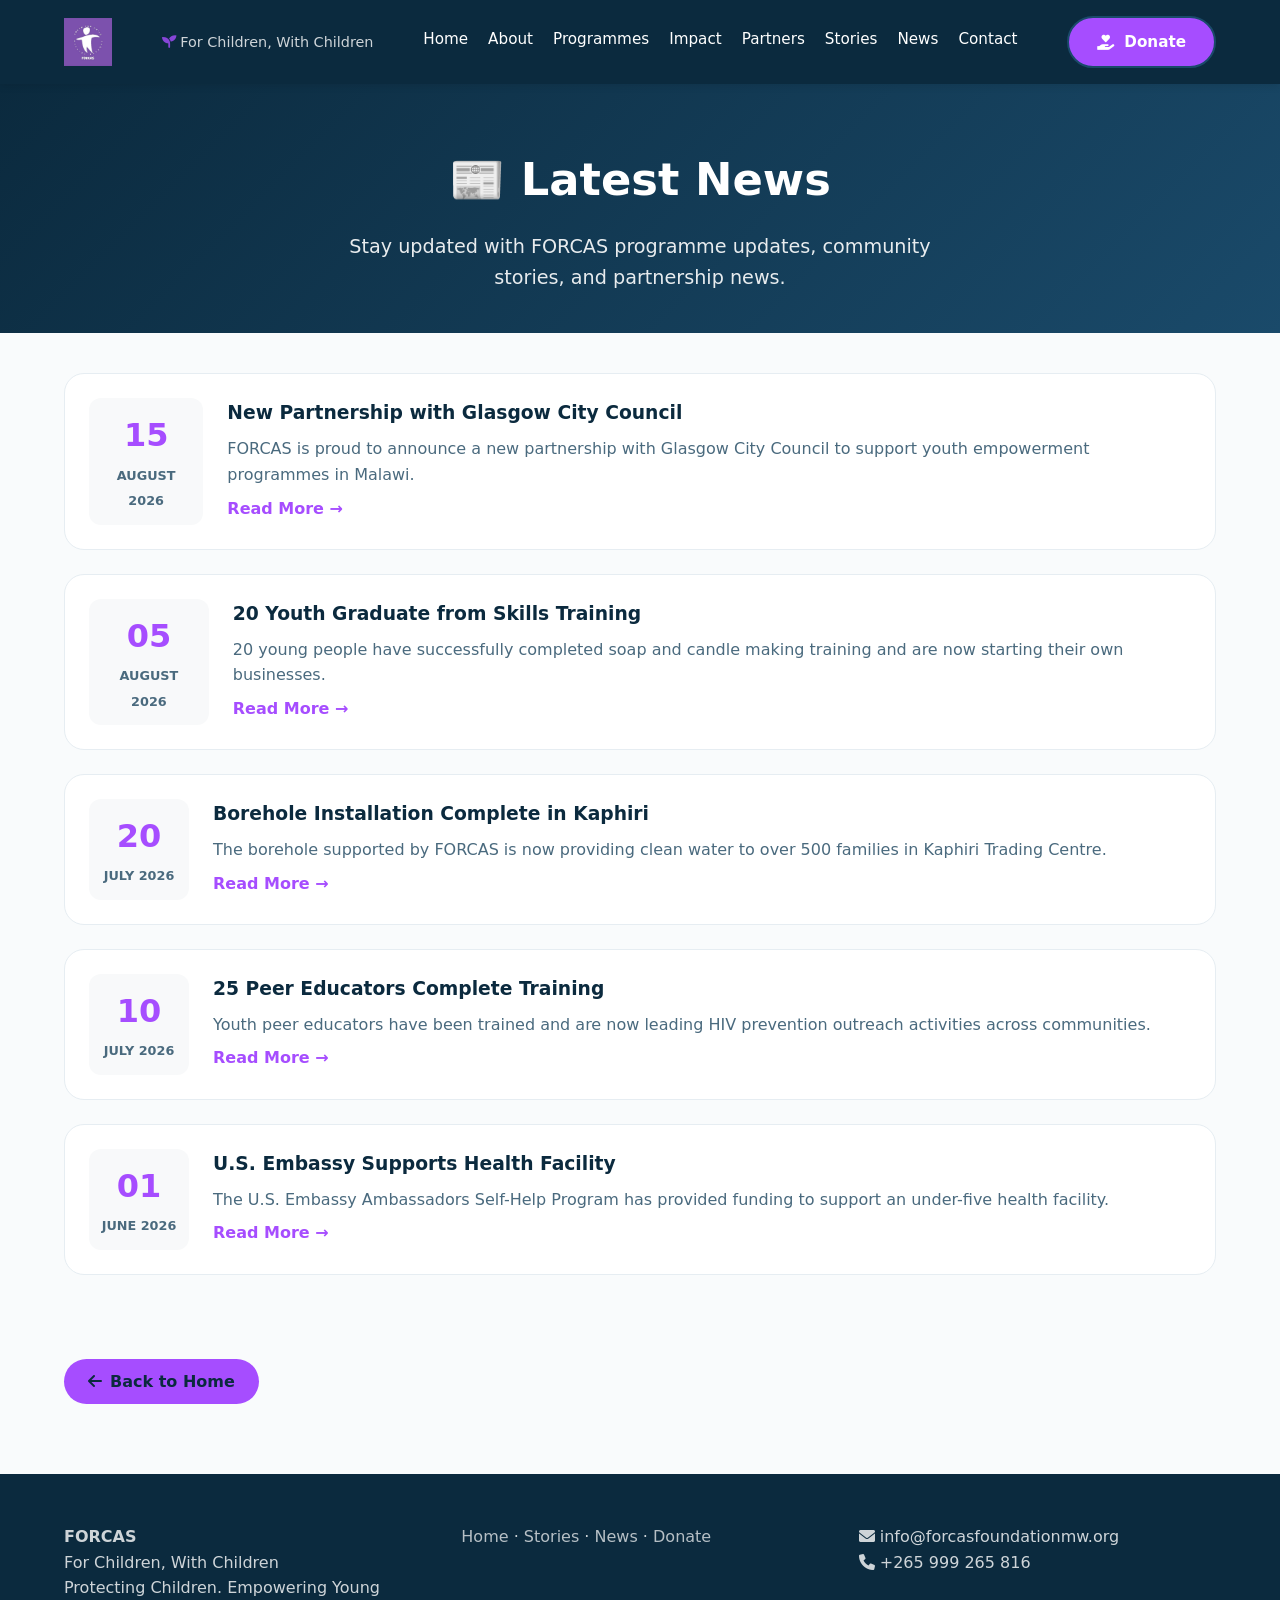
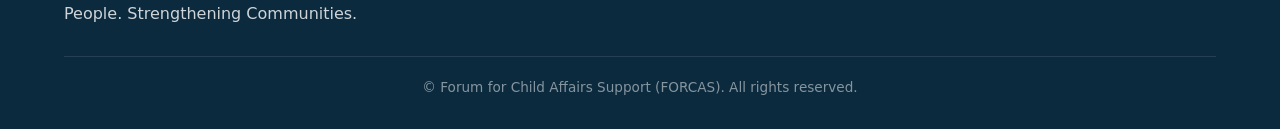
<file: news.html>
<!DOCTYPE html>
<html lang="en">
<head>
    <meta charset="UTF-8" />
    <meta name="viewport" content="width=device-width, initial-scale=1.0" />
    <title>News · FORCAS</title>
    <link rel="stylesheet" href="https://cdnjs.cloudflare.com/ajax/libs/font-awesome/6.0.0-beta3/css/all.min.css" />
    <link rel="stylesheet" href="style.css" />
    <style>
        /* News page specific styles */
        .page-hero {
            background: linear-gradient(135deg, #0b2a3e, #1a4a6a);
            color: white;
            padding: 60px 0 40px;
            text-align: center;
        }
        .page-hero h1 {
            font-size: 2.8rem;
            margin-bottom: 16px;
        }
        .page-hero p {
            font-size: 1.2rem;
            opacity: 0.9;
            max-width: 600px;
            margin: 0 auto;
        }
        .news-list {
            padding: 40px 0;
        }
        .news-item {
            display: flex;
            gap: 24px;
            background: white;
            border-radius: 20px;
            padding: 24px;
            margin-bottom: 24px;
            border: 1px solid #e6edf2;
            transition: 0.3s;
        }
        .news-item:hover {
            transform: translateY(-3px);
            box-shadow: 0 8px 25px rgba(0,0,0,0.06);
        }
        .news-date {
            min-width: 100px;
            text-align: center;
            padding: 12px;
            background: #f8f9fa;
            border-radius: 12px;
        }
        .news-date .day {
            font-size: 2rem;
            font-weight: 700;
            color: #a64dff;
            display: block;
        }
        .news-date .month {
            font-size: 0.8rem;
            color: #4a6a7e;
            text-transform: uppercase;
            font-weight: 600;
        }
        .news-content h3 {
            color: #0b2a3e;
            margin: 0 0 8px 0;
        }
        .news-content p {
            color: #4a6a7e;
            line-height: 1.6;
        }
        .news-content .read-more {
            display: inline-block;
            margin-top: 8px;
            color: #a64dff;
            font-weight: 600;
            text-decoration: none;
        }
        .news-content .read-more:hover {
            color: #0b2a3e;
        }
        .back-btn {
            display: inline-flex;
            align-items: center;
            gap: 8px;
            padding: 10px 24px;
            background: #a64dff;
            color: #0b2a3e;
            border-radius: 40px;
            text-decoration: none;
            font-weight: 600;
            margin: 20px 0;
            transition: 0.3s;
        }
        .back-btn:hover {
            background: #a64dff;
            transform: translateY(-2px);
        }
        @media (max-width: 700px) {
            .news-item {
                flex-direction: column;
            }
            .news-date {
                min-width: auto;
                display: flex;
                align-items: center;
                gap: 12px;
                padding: 8px 16px;
            }
            .news-date .day {
                font-size: 1.2rem;
            }
        }
    </style>
</head>
<body>

    <!-- ===== NAVBAR ===== -->
    <nav class="navbar" id="navbar">
        <div class="container">
            <div class="logo-area">
                <div class="logo-item">
                    <img src="images/logo/logo.png" alt="FORCAS logo" style="height:48px; width:auto;" />
                </div>
            </div>
            <div class="tagline-header"><i class="fas fa-seedling"></i> For Children, With Children</div>
            <button class="nav-toggle" id="navToggle" aria-label="Toggle navigation">
                <i class="fas fa-bars"></i>
            </button>
            <div class="nav-links" id="navLinks">
                <a href="index.html">Home</a>
                <a href="index.html#about">About</a>
                <a href="index.html#programmes">Programmes</a>
                <a href="index.html#impact">Impact</a>
                <a href="index.html#partners">Partners</a>
                <a href="stories.html">Stories</a>
                <a href="news.html">News</a>
                <a href="index.html#contact">Contact</a>
            </div>
            <div class="nav-actions">
                <a href="donate.html" class="btn"><i class="fas fa-hand-holding-heart"></i> Donate</a>
            </div>
        </div>
    </nav>

    <!-- ===== HERO ===== -->
    <section class="page-hero">
        <div class="container">
            <h1>📰 Latest News</h1>
            <p>Stay updated with FORCAS programme updates, community stories, and partnership news.</p>
        </div>
    </section>

    <!-- ===== NEWS LIST ===== -->
    <div class="container">
        <div class="news-list">
            
            <div class="news-item">
                <div class="news-date">
                    <span class="day">15</span>
                    <span class="month">August 2026</span>
                </div>
                <div class="news-content">
                    <h3>New Partnership with Glasgow City Council</h3>
                    <p>FORCAS is proud to announce a new partnership with Glasgow City Council to support youth empowerment programmes in Malawi.</p>
                    <a href="#" class="read-more">Read More →</a>
                </div>
            </div>
            
            <div class="news-item">
                <div class="news-date">
                    <span class="day">05</span>
                    <span class="month">August 2026</span>
                </div>
                <div class="news-content">
                    <h3>20 Youth Graduate from Skills Training</h3>
                    <p>20 young people have successfully completed soap and candle making training and are now starting their own businesses.</p>
                    <a href="#" class="read-more">Read More →</a>
                </div>
            </div>
            
            <div class="news-item">
                <div class="news-date">
                    <span class="day">20</span>
                    <span class="month">July 2026</span>
                </div>
                <div class="news-content">
                    <h3>Borehole Installation Complete in Kaphiri</h3>
                    <p>The borehole supported by FORCAS is now providing clean water to over 500 families in Kaphiri Trading Centre.</p>
                    <a href="#" class="read-more">Read More →</a>
                </div>
            </div>
            
            <div class="news-item">
                <div class="news-date">
                    <span class="day">10</span>
                    <span class="month">July 2026</span>
                </div>
                <div class="news-content">
                    <h3>25 Peer Educators Complete Training</h3>
                    <p>Youth peer educators have been trained and are now leading HIV prevention outreach activities across communities.</p>
                    <a href="#" class="read-more">Read More →</a>
                </div>
            </div>
            
            <div class="news-item">
                <div class="news-date">
                    <span class="day">01</span>
                    <span class="month">June 2026</span>
                </div>
                <div class="news-content">
                    <h3>U.S. Embassy Supports Health Facility</h3>
                    <p>The U.S. Embassy Ambassadors Self-Help Program has provided funding to support an under-five health facility.</p>
                    <a href="#" class="read-more">Read More →</a>
                </div>
            </div>
            
        </div>
        
        <a href="index.html" class="back-btn"><i class="fas fa-arrow-left"></i> Back to Home</a>
    </div>

    <!-- ===== FOOTER ===== -->
    <footer class="footer">
        <div class="container">
            <div class="footer-grid">
                <div><strong>FORCAS</strong><br>For Children, With Children<br>Protecting Children. Empowering Young People. Strengthening Communities.</div>
                <div><a href="index.html">Home</a> · <a href="stories.html">Stories</a> · <a href="news.html">News</a> · <a href="donate.html">Donate</a></div>
                <div><i class="fas fa-envelope"></i> info@forcasfoundationmw.org<br><i class="fas fa-phone"></i> +265 999 265 816</div>
            </div>
            <div class="footer-bottom">
                <span>© Forum for Child Affairs Support (FORCAS). All rights reserved.</span>
            </div>
        </div>
    </footer>

    <script src="script.js"></script>
</body>
</html>
</file>
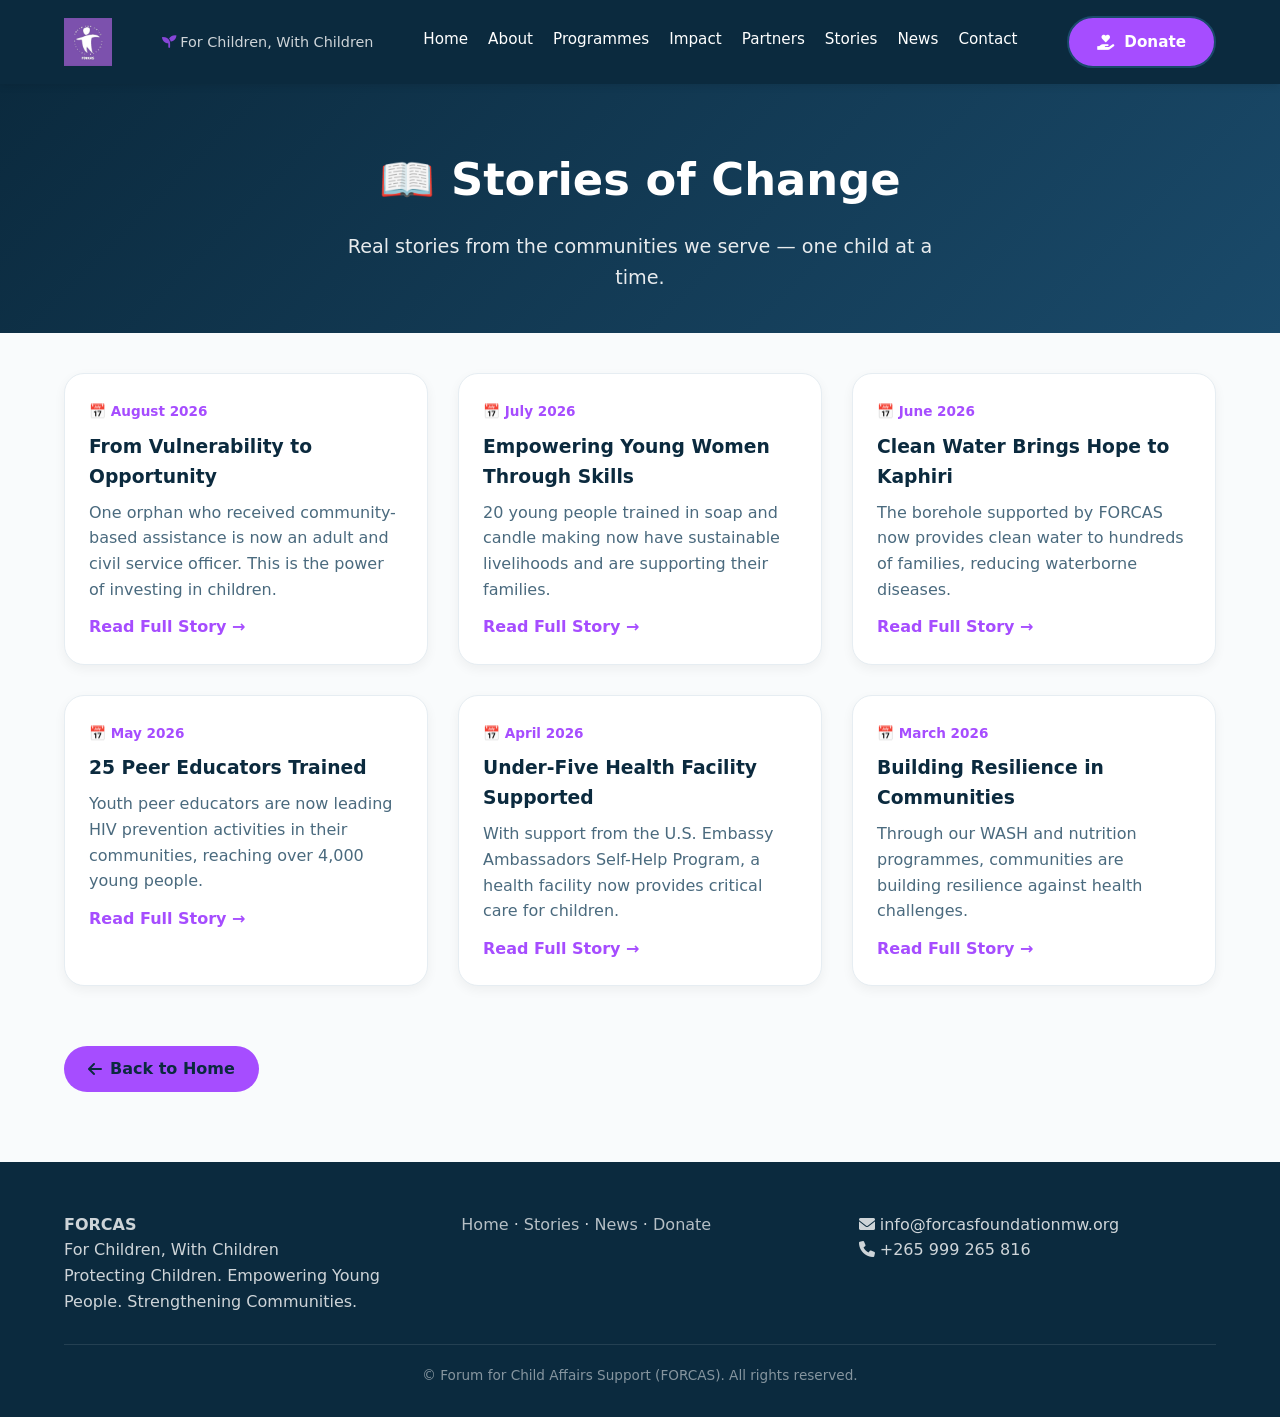
<file: stories.html>
<!DOCTYPE html>
<html lang="en">
<head>
    <meta charset="UTF-8" />
    <meta name="viewport" content="width=device-width, initial-scale=1.0" />
    <title>Stories · FORCAS</title>
    <link rel="stylesheet" href="https://cdnjs.cloudflare.com/ajax/libs/font-awesome/6.0.0-beta3/css/all.min.css" />
    <link rel="stylesheet" href="style.css" />
    <style>
        /* Stories page specific styles */
        .page-hero {
            background: linear-gradient(135deg, #0b2a3e, #1a4a6a);
            color: white;
            padding: 60px 0 40px;
            text-align: center;
        }
        .page-hero h1 {
            font-size: 2.8rem;
            margin-bottom: 16px;
        }
        .page-hero p {
            font-size: 1.2rem;
            opacity: 0.9;
            max-width: 600px;
            margin: 0 auto;
        }
        .stories-grid {
            display: grid;
            grid-template-columns: repeat(auto-fit, minmax(300px, 1fr));
            gap: 30px;
            padding: 40px 0;
        }
        .story-item {
            background: white;
            border-radius: 20px;
            padding: 24px;
            box-shadow: 0 4px 12px rgba(0,0,0,0.05);
            border: 1px solid #e6edf2;
            transition: 0.3s;
        }
        .story-item:hover {
            transform: translateY(-5px);
            box-shadow: 0 12px 30px rgba(0,0,0,0.08);
        }
        .story-item .date {
            color: #a64dff;
            font-size: 0.85rem;
            font-weight: 600;
        }
        .story-item h3 {
            color: #0b2a3e;
            margin: 8px 0;
        }
        .story-item p {
            color: #4a6a7e;
            line-height: 1.6;
        }
        .story-item .read-more {
            display: inline-block;
            margin-top: 12px;
            color: #a64dff;
            font-weight: 600;
            text-decoration: none;
        }
        .story-item .read-more:hover {
            color: #0b2a3e;
        }
        .back-btn {
            display: inline-flex;
            align-items: center;
            gap: 8px;
            padding: 10px 24px;
            background: #a64dff;
            color: #0b2a3e;
            border-radius: 40px;
            text-decoration: none;
            font-weight: 600;
            margin: 20px 0;
            transition: 0.3s;
        }
        .back-btn:hover {
            background: #a64dff;
            transform: translateY(-2px);
        }
    </style>
</head>
<body>

    <!-- ===== NAVBAR ===== -->
    <nav class="navbar" id="navbar">
        <div class="container">
            <div class="logo-area">
                <div class="logo-item">
                    <img src="images/logo/logo.png" alt="FORCAS logo" style="height:48px; width:auto;" />
                </div>
            </div>
            <div class="tagline-header"><i class="fas fa-seedling"></i> For Children, With Children</div>
            <button class="nav-toggle" id="navToggle" aria-label="Toggle navigation">
                <i class="fas fa-bars"></i>
            </button>
            <div class="nav-links" id="navLinks">
                <a href="index.html">Home</a>
                <a href="index.html#about">About</a>
                <a href="index.html#programmes">Programmes</a>
                <a href="index.html#impact">Impact</a>
                <a href="index.html#partners">Partners</a>
                <a href="stories.html">Stories</a>
                <a href="news.html">News</a>
                <a href="index.html#contact">Contact</a>
            </div>
            <div class="nav-actions">
                <a href="donate.html" class="btn"><i class="fas fa-hand-holding-heart"></i> Donate</a>
            </div>
        </div>
    </nav>

    <!-- ===== HERO ===== -->
    <section class="page-hero">
        <div class="container">
            <h1>📖 Stories of Change</h1>
            <p>Real stories from the communities we serve — one child at a time.</p>
        </div>
    </section>

<!-- ===== STORIES GRID ===== -->
    <div class="container">
        <div class="stories-grid">
            
            <div class="story-item">
                <span class="date">📅 August 2026</span>
                <h3>From Vulnerability to Opportunity</h3>
                <p>One orphan who received community-based assistance is now an adult and civil service officer. This is the power of investing in children.</p>
                <a href="#" class="read-more">Read Full Story →</a>
            </div>
            
            <div class="story-item">
                <span class="date">📅 July 2026</span>
                <h3>Empowering Young Women Through Skills</h3>
                <p>20 young people trained in soap and candle making now have sustainable livelihoods and are supporting their families.</p>
                <a href="#" class="read-more">Read Full Story →</a>
            </div>
            
            <div class="story-item">
                <span class="date">📅 June 2026</span>
                <h3>Clean Water Brings Hope to Kaphiri</h3>
                <p>The borehole supported by FORCAS now provides clean water to hundreds of families, reducing waterborne diseases.</p>
                <a href="#" class="read-more">Read Full Story →</a>
            </div>
            
            <div class="story-item">
                <span class="date">📅 May 2026</span>
                <h3>25 Peer Educators Trained</h3>
                <p>Youth peer educators are now leading HIV prevention activities in their communities, reaching over 4,000 young people.</p>
                <a href="#" class="read-more">Read Full Story →</a>
            </div>
            
            <div class="story-item">
                <span class="date">📅 April 2026</span>
                <h3>Under-Five Health Facility Supported</h3>
                <p>With support from the U.S. Embassy Ambassadors Self-Help Program, a health facility now provides critical care for children.</p>
                <a href="#" class="read-more">Read Full Story →</a>
            </div>
            
            <div class="story-item">
                <span class="date">📅 March 2026</span>
                <h3>Building Resilience in Communities</h3>
                <p>Through our WASH and nutrition programmes, communities are building resilience against health challenges.</p>
                <a href="#" class="read-more">Read Full Story →</a>
            </div>
            
        </div>
        
        <a href="index.html" class="back-btn"><i class="fas fa-arrow-left"></i> Back to Home</a>
    </div>

    <!-- ===== FOOTER ===== -->
    <footer class="footer">
        <div class="container">
            <div class="footer-grid">
                <div><strong>FORCAS</strong><br>For Children, With Children<br>Protecting Children. Empowering Young People. Strengthening Communities.</div>
                <div><a href="index.html">Home</a> · <a href="stories.html">Stories</a> · <a href="news.html">News</a> · <a href="donate.html">Donate</a></div>
                <div><i class="fas fa-envelope"></i> info@forcasfoundationmw.org<br><i class="fas fa-phone"></i> +265 999 265 816</div>
            </div>
            <div class="footer-bottom">
                <span>© Forum for Child Affairs Support (FORCAS). All rights reserved.</span>
            </div>
        </div>
    </footer>

    <script src="script.js"></script>
</body>
</html>
</file>
<file: style.css>
/* ==========================================
   CSS VARIABLES
   ========================================== */

:root {
    --primary: #0b2a3e;
    --primary-light: #1a4a6a;
    --primary-dark: #061a2a;
    --accent: #a64dff;
    --accent-dark: #bc1fe4f3;
    --accent-light: #fef3d6;
    --text: #1e2b37;
    --text-light: #4a6a7e;
    --text-lighter: #8aa3b5;
    --bg: #f9fbfc;
    --bg-light: #eef3f7;
    --white: #ffffff;
    --shadow: 0 4px 12px rgba(0, 0, 0, 0.04);
    --shadow-hover: 0 12px 30px rgba(0, 0, 0, 0.08);
    --radius: 12px;
    --radius-lg: 24px;
    --radius-xl: 30px;
    --radius-full: 9999px;
    --transition: 0.3s cubic-bezier(0.4, 0, 0.2, 1);
    --font-family: system-ui, 'Segoe UI', Roboto, 'Helvetica Neue', sans-serif;
}

/* ==========================================
   RESET & BASE
   ========================================== */

* {
    margin: 0;
    padding: 0;
    box-sizing: border-box;
}

html {
    scroll-behavior: smooth;
}

body {
    font-family: var(--font-family);
    background: var(--bg);
    color: var(--text);
    line-height: 1.6;
    -webkit-font-smoothing: antialiased;
}

.container {
    max-width: 1200px;
    margin: 0 auto;
    padding: 0 24px;
}

a {
    text-decoration: none;
    color: inherit;
}

img {
    max-width: 100%;
    height: auto;
    display: block;
}

/* ==========================================
   BUTTONS
   ========================================== */

.btn {
    display: inline-flex;
    align-items: center;
    gap: 10px;
    padding: 12px 28px;
    background: var(--accent);
    color: var(--white);
    border: 2px solid var(--primary-light);
    border-radius: var(--radius-full);
    font-weight: 700;
    font-size: 0.95rem;
    cursor: pointer;
    transition: all var(--transition);
    text-decoration: none;
    min-height: 48px;
}

.btn:hover {
    transform: translateY(-3px);
    box-shadow: 0 8px 25px rgba(0,204,0,0.6);
    background: var(--accent-dark);
    border-color: var(--accent-dark);
}

.btn-outline {
    background: transparent;
    color: var(--accent);
    border: 2px solid var(--accent);
}

.btn-outline:hover {
    background: var(--accent);
    color: var(--primary);
}

.btn-sm {
    padding: 8px 20px;
    font-size: 0.85rem;
    min-height: 40px;
}

/* ==========================================
   NAVBAR
   ========================================== */

.navbar {
    background: var(--primary);
    color: var(--white);
    padding: 16px 0;
    position: sticky;
    top: 0;
    z-index: 1000;
    box-shadow: 0 2px 8px rgba(0, 0, 0, 0.1);
}

.navbar .container {
    display: flex;
    align-items: center;
    justify-content: space-between;
    flex-wrap: wrap;
    gap: 12px;
}

.logo-area {
    display: flex;
    align-items: center;
    gap: 10px;
}

.logo-item img {
    height: 48px;
    width: auto;
}

.logo-text {
    font-weight: 700;
    font-size: 1.25rem;
    letter-spacing: -0.5px;
    color: var(--white);
}

.logo-text span {
    color: var(--accent);
}

.tagline-header {
    color: var(--white);
    font-size: 0.9rem;
    opacity: 0.8;
}

.tagline-header i {
    color: var(--accent);
}

.nav-links {
    display: flex;
    flex-wrap: wrap;
    gap: 20px;
    align-items: center;
}

.nav-links a {
    color: var(--white);
    font-weight: 500;
    font-size: 0.95rem;
    padding-bottom: 4px;
    border-bottom: 2px solid transparent;
    transition: all var(--transition);
}

.nav-links a:hover,
.nav-links a.active {
    color: var(--accent);
    border-bottom-color: var(--accent);
}

.nav-actions {
    display: flex;
    gap: 10px;
    align-items: center;
}

.nav-toggle {
    display: none;
    background: transparent;
    border: none;
    color: var(--white);
    font-size: 1.6rem;
    cursor: pointer;
    padding: 4px;
}

/* ==========================================
   HERO
   ========================================== */


.hero {
    background: linear-gradient(145deg, var(--bg-light), #dce7ef);
    padding: 70px 0 50px;
    border-bottom: 4px solid var(--accent);
    min-height: 500px;
    display: flex;
    align-items: center;
}

.hero-grid {
    display: flex;
    flex-wrap: wrap;
    align-items: center;
    gap: 40px;
}

.hero-content {
    flex: 1 1 380px;
}

.hero-content h1 {
    font-size: 2.8rem;
    font-weight: 700;
    color: var(--primary);
    line-height: 1.2;
    margin-bottom: 12px;
}

.hero-content .tagline {
    font-size: 1.2rem;
    font-weight: 500;
    color: var(--primary-light);
    margin-bottom: 16px;
}

.hero-content p {
    font-size: 1rem;
    max-width: 500px;
    color: var(--text-light);
    margin-bottom: 20px;
}

.hero-stats {
    display: flex;
    flex-wrap: wrap;
    gap: 16px;
    margin: 20px 0;
}

.stat-item {
    background: var(--white);
    padding: 8px 20px;
    border-radius: var(--radius-full);
    box-shadow: var(--shadow);
    font-weight: 600;
    display: flex;
    align-items: center;
    gap: 8px;
}

.stat-item i {
    color: var(--accent);
}

.hero-buttons {
    display: flex;
    flex-wrap: wrap;
    gap: 14px;
    margin-top: 16px;
}

.hero-image {
    flex: 1 1 280px;
    border-radius: var(--radius-lg);
    min-height: 220px;
    display: flex;
    align-items: center;
    justify-content: center;
}

/* ========================================== */
/* HERO ANIMATIONS - Complete Package         */
/* ========================================== */

/* Staggered fade-in */
.hero-content {
    opacity: 0;
    animation: fadeInUp 0.8s ease forwards;
}

.hero-content h1 {
    opacity: 0;
    animation: fadeInUp 0.8s ease 0.2s forwards;
    background: linear-gradient(135deg, #fef3d6, #fef3d6, #fef3d6);
    background-size: 300% 300%;
    background-clip: text;
    -webkit-text-fill-color: transparent;
    animation: fadeInUp 0.8s ease 0.2s forwards, gradientShift 5s ease-in-out infinite 0.2s;
}

.hero-content .tagline {
    opacity: 0;
    animation: fadeInUp 0.8s ease 0.4s forwards;
    display: inline-block;
}

.hero-content .tagline i {
    animation: pulseGlow 2s ease-in-out infinite;
}

.hero-content .hero-stats {
    opacity: 0;
    animation: fadeInUp 0.8s ease 0.6s forwards;
}

.hero-content .hero-buttons {
    opacity: 0;
    animation: fadeInUp 0.8s ease 0.8s forwards;
}

/* Keyframes */
@keyframes fadeInUp {
    from {
        opacity: 0;
        transform: translateY(30px);
    }
    to {
        opacity: 1;
        transform: translateY(0);
    }
}

@keyframes gradientShift {
    0% { background-position: 0% 50%; }
    50% { background-position: 100% 50%; }
    100% { background-position: 0% 50%; }
}

@keyframes pulseGlow {
    0%, 100% { text-shadow: 0 0 20px rgba(0,204,0,0.2); }
    50% { text-shadow: 0 0 40px rgba(0,204,0,0.6); }
}

/* Stat hover effects */
.hero .stat-item {
    transition: all 0.4s ease;
    cursor: default;
}

.hero .stat-item:hover {
    transform: translateY(-8px) scale(1.05);
    background: rgba(0,204,0,0.6) !important;
    border-color: #fef3d6 !important;
    box-shadow: 0 10px 30px #fef3d6;
}

/* Button hover effects */
.hero .btn {
    transition: all 0.4s ease;
    position: relative;
    overflow: hidden;
}

.hero .btn:hover {
    transform: translateY(-3px);
    box-shadow: 0 10px 30px rgba(0,204,0,0.6);
}

.hero .btn::after {
    content: '';
    position: absolute;
    top: -50%;
    left: -50%;
    width: 200%;
    height: 200%;
    background: rgba(255,255,255,0.1);
    transform: rotate(45deg);
    transition: all 0.6s ease;
    opacity: 0;
}

.hero .btn:hover::after {
    opacity: 1;
    left: 100%;
}

/* Background shimmer */
.hero {
    position: relative;
    overflow: hidden;
}

.hero::before {
    content: '';
    position: absolute;
    top: 0;
    left: -100%;
    width: 100%;
    height: 100%;
    background: linear-gradient(90deg, transparent, rgba(244,185,66,0.03), transparent);
    animation: shimmer 6s ease-in-out infinite;
    z-index: 0;
}

@keyframes shimmer {
    0% { left: -100%; }
    100% { left: 100%; }
}

/* Responsive tweaks */
@media (max-width: 768px) {
    .hero-content h1 {
        font-size: 2rem !important;
        -webkit-text-fill-color: #fef3d6; /* fallback for gradient */
    }
    
    .hero-stats {
        flex-direction: column;
        gap: 12px;
    }
    
    .hero-stats .stat-item {
        width: 100%;
        justify-content: center;
    }
}

/* ==========================================
   SECTION TITLES
   ========================================== */

.section-title {
    font-size: 2rem;
    font-weight: 700;
    color: var(--primary);
    margin: 48px 0 24px;
    padding-left: 20px;
    border-left: 6px solid var(--accent);
}

/* ==========================================
   CARDS & GRIDS
   ========================================== */

.card {
    background: var(--white);
    border-radius: var(--radius-lg);
    padding: 28px 24px;
    box-shadow: var(--shadow);
    border: 1px solid #e6edf2;
    transition: all var(--transition);
}

.card:hover {
    transform: translateY(-6px);
    box-shadow: var(--shadow-hover);
}

.card i {
    font-size: 2.2rem;
    color: var(--accent);
    margin-bottom: 12px;
}

.card h3 {
    font-size: 1.3rem;
    margin-bottom: 8px;
    color: var(--primary);
}

.card p {
    color: var(--text-light);
}

/* ==========================================
   PROGRAMMES
   ========================================== */

.programmes-grid {
    display: grid;
    grid-template-columns: repeat(5, 1fr);
    gap: 20px;
    margin: 30px 0;
}

.programme-card {
    background: var(--white);
    border-radius: var(--radius-lg);
    padding: 20px 16px;
    text-align: center;
    border: 1px solid #e6edf2;
    transition: all var(--transition);
}

.programme-card:hover {
    transform: translateY(-6px);
    box-shadow: var(--shadow-hover);
    border-color: var(--accent);
}

.programme-card i {
    font-size: 2rem;
    color: var(--accent);
    margin-bottom: 10px;
}

.programme-card h3 {
    font-size: 1rem;
    color: var(--primary);
    margin-bottom: 6px;
}

.programme-card p {
    font-size: 0.85rem;
    color: var(--text-light);
    line-height: 1.4;
}

/* ==========================================
   IMPACT
   ========================================== */

.impact-numbers {
    display: flex;
    flex-wrap: wrap;
    gap: 20px 40px;
    background: var(--bg-light);
    padding: 30px;
    border-radius: var(--radius-lg);
    margin: 30px 0;
}

.impact-item {
    flex: 1 0 140px;
}

.impact-item .num {
    font-size: 2.4rem;
    font-weight: 700;
    color: var(--primary);
}

.impact-item .label {
    font-weight: 500;
    color: var(--text-light);
}

/* ==========================================
   PROJECTS
   ========================================== */

.project-grid {
    display: grid;
    grid-template-columns: repeat(auto-fit, minmax(180px, 1fr));
    gap: 20px;
    margin: 20px 0 30px;
}

.project-card {
    background: var(--bg-light);
    border-radius: var(--radius-lg);
    padding: 16px;
    text-align: center;
    border: 1px solid #dce7ef;
}

.project-card .photo-placeholder {
    height: 150px;
    border-radius: 16px;
    margin-bottom: 10px;
    background: linear-gradient(145deg, #c8dbe8, #b0c8d8);
}

.project-title {
    font-weight: 600;
    color: var(--primary);
    display: block;
}

.project-desc {
    font-size: 0.85rem;
    color: var(--text-light);
}

/* ==========================================
   TEAM
   ========================================== */

.team-grid {
    display: grid;
    grid-template-columns: repeat(auto-fit, minmax(200px, 1fr));
    gap: 30px;
    margin: 30px 0;
}

.team-card {
    background: var(--white);
    border-radius: var(--radius-lg);
    padding: 24px 16px 20px;
    text-align: center;
    border: 1px solid #e6edf2;
    transition: all var(--transition);
}

.team-card:hover {
    transform: translateY(-4px);
    box-shadow: var(--shadow-hover);
}

.team-avatar {
    width: 100px;
    height: 100px;
    border-radius: 50%;
    margin: 0 auto 12px;
    overflow: hidden;
    background: linear-gradient(145deg, #dce7ef, #b6cdde);
}

.team-avatar img {
    width: 100%;
    height: 100%;
    object-fit: cover;
}

.team-card h4 {
    font-size: 1.1rem;
    color: var(--primary);
    margin-bottom: 2px;
}

.team-card .role {
    color: var(--text-light);
    font-weight: 500;
    font-size: 0.9rem;
}

.team-card .duty {
    font-size: 0.85rem;
    color: var(--text-lighter);
    margin-top: 4px;
}

/* ========================================== */
/* SUPPORTERS LOGO SLIDESHOW */
/* ========================================== */

.logo-slider-container {
    overflow: hidden;
    background: var(--white);
    border-radius: var(--radius-lg);
    padding: 30px 0;
    margin: 30px 0;
    border: 1px solid #e6edf2;
    box-shadow: var(--shadow);
    position: relative;
}

.logo-slider-track {
    display: flex;
    align-items: center;
    gap: 40px;
    animation: scrollLogos 25s linear infinite;
    width: max-content;
}

.logo-slider-container:hover .logo-slider-track {
    animation-play-state: paused;
}

.logo-slide {
    display: flex;
    flex-direction: column;
    align-items: center;
    gap: 8px;
    min-width: 120px;
    padding: 10px 20px;
    transition: all 0.3s ease;
    filter: grayscale(0.3);
    opacity: 0.7;
}

.logo-slide:hover {
    transform: scale(1.05);
    filter: grayscale(0);
    opacity: 1;
}

.logo-slide img {
    height: 60px;
    width: auto;
    max-width: 120px;
    object-fit: contain;
    transition: all 0.3s ease;
}

.logo-slide:hover img {
    transform: rotate(360deg) scale(1.1);
}

@keyframes scrollLogos {
    0% { transform: translateX(0); }
    100% { transform: translateX(-50%); }
}

.logo-slider-container::before,
.logo-slider-container::after {
    content: '';
    position: absolute;
    top: 0;
    width: 80px;
    height: 100%;
    z-index: 2;
    pointer-events: none;
}

.logo-slider-container::before {
    left: 0;
    background: linear-gradient(to right, var(--), transparent);
}

.logo-slider-container::after {
    right: 0;
    background: linear-gradient(to left, var(--white), transparent);
}

/* ==========================================
   APPROACH
   ========================================== */

.approach-grid {
    display: grid;
    grid-template-columns: repeat(auto-fit, minmax(200px, 1fr));
    gap: 20px;
    margin: 20px 0 30px;
}

/* ==========================================
   GOVERNANCE
   ========================================== */

.governance-card {
    background: var(--white);
    border-radius: var(--radius-lg);
    padding: 24px;
    border: 1px solid #e6edf2;
    margin-bottom: 30px;
}

.governance-board {
    font-size: 1rem;
    color: var(--text);
    margin-bottom: 12px;
}

.governance-team {
    display: flex;
    flex-wrap: wrap;
    gap: 12px 24px;
}

.governance-team span {
    display: flex;
    align-items: center;
    gap: 6px;
    color: var(--text-light);
    font-size: 0.9rem;
}

.governance-team span i {
    color: var(--accent);
}

/* ==========================================
   ACCOUNTABILITY
   ========================================== */

.accountability-section {
    background: #dce7ef;
    border-radius: var(--radius-lg);
    padding: 32px 36px;
    margin: 30px 0 20px;
    border: 1px solid rgba(11, 42, 62, 0.05);
}

.accountability-header {
    display: flex;
    align-items: center;
    gap: 14px;
    margin-bottom: 16px;
}

.accountability-header i {
    font-size: 1.8rem;
    color: var(--primary);
    background: var(--white);
    padding: 12px;
    border-radius: 50%;
    box-shadow: 0 4px 12px rgba(0, 0, 0, 0.04);
}

.accountability-header h2 {
    font-size: 1.6rem;
    color: var(--primary);
    margin: 0;
}

.accountability-text {
    display: flex;
    flex-wrap: wrap;
    gap: 10px 16px;
    padding: 16px 20px;
    background: rgba(255, 255, 255, 0.6);
    border-radius: var(--radius);
    margin-bottom: 20px;
}

.accountability-text .tag {
    display: inline-flex;
    align-items: center;
    gap: 6px;
    padding: 4px 14px;
    background: rgba(11, 42, 62, 0.06);
    border-radius: var(--radius-full);
    font-size: 0.85rem;
    font-weight: 500;
    color: var(--primary);
    transition: all var(--transition);
}

.accountability-text .tag:hover {
    background: rgba(11, 42, 62, 0.12);
    transform: translateY(-2px);
}

.accountability-text .tag i {
    color: var(--accent);
    font-size: 0.8rem;
}

.accountability-buttons {
    display: flex;
    gap: 14px;
    flex-wrap: wrap;
}

.btn-policy,
.btn-report {
    display: inline-flex;
    align-items: center;
    gap: 10px;
    padding: 12px 28px;
    border-radius: var(--radius-full);
    font-weight: 600;
    font-size: 0.95rem;
    transition: all var(--transition);
    cursor: pointer;
    min-height: 48px;
}

.btn-policy {
    background: var(--white);
    color: var(--primary);
    border: 2px solid #e6edf2;
}

.btn-policy:hover {
    background: var(--primary);
    color: var(--white);
    border-color: var(--primary);
    transform: translateY(-3px);
    box-shadow: 0 8px 25px rgba(0,204,0,0.6);
}

.btn-report {
    background: var(--white);
    color: var(--primary);
    border: 2px solid #e6edf2;
}

.btn-report:hover {
    background: var(--primary);
    color: var(--white);
    border-color: var(--primary);
    transform: translateY(-3px);
    box-shadow: 0 8px 25px rgba(0,204,0,0.6);
}

/* ==========================================
   STORIES & NEWS
   ========================================== */

.stories-news-grid {
    display: grid;
    grid-template-columns: 1fr 1fr;
    gap: 30px;
    margin: 20px 0 30px;
}

.story-card,
.news-card {
    background: var(--white);
    border-radius: var(--radius-lg);
    padding: 30px 28px;
    border: 1px solid #e6edf2;
    transition: all var(--transition);
    position: relative;
}

.story-card:hover,
.news-card:hover {
    transform: translateY(-8px);
    box-shadow: var(--shadow-hover);
    border-color: var(--accent);
}

.story-card::before,
.news-card::before {
    content: '';
    position: absolute;
    top: 0;
    left: 0;
    width: 4px;
    height: 100%;
    background: var(--accent);
    border-radius: 0 4px 4px 0;
}

.card-icon {
    width: 60px;
    height: 60px;
    border-radius: 50%;
    display: flex;
    align-items: center;
    justify-content: center;
    font-size: 1.6rem;
    margin-bottom: 16px;
}

.story-card .card-icon {
    background: rgba(11, 42, 62, 0.08);
    color: var(--accent);
}

.news-card .card-icon {
    background: rgba(11, 42, 62, 0.08);
    color: var(--accent);
}

.story-card h3,
.news-card h3 {
    font-size: 1.3rem;
    color: var(--primary);
    margin-bottom: 10px;
}

.story-card p,
.news-card p {
    color: var(--text-light);
    font-size: 0.95rem;
    line-height: 1.6;
    margin-bottom: 20px;
}

.btn-story,
.btn-news {
    display: inline-flex;
    align-items: center;
    gap: 8px;
    padding: 12px 28px;
    border-radius: var(--radius-full);
    font-weight: 600;
    font-size: 0.95rem;
    transition: all var(--transition);
    min-height: 48px;
}

.btn-story {
    background: var(--primary);
    color: var(--white);
}

.btn-story:hover {
    background: var(--primary-light);
    transform: translateY(-3px);
    box-shadow: 0 8px 25px rgba(0,204,0,0.6);
}

.btn-news {
    background: var(--primary);
    color: var(--white);
}

.btn-news:hover {
    background: var(--primary-light);
    transform: translateY(-3px);
    box-shadow: 0 8px 25px rgba(0,204,0,0.6);
}

/* ==========================================
   DONATE & NEWSLETTER SECTION
   ========================================== */

.donate-newsletter-section {
    display: grid;
    grid-template-columns: 1fr 1fr;
    gap: 30px;
    background: linear-gradient(135deg, var(--primary), var(--primary-light));
    padding: 40px;
    border-radius: var(--radius-lg);
    margin: 40px 0 20px;
    width: 100%;
}

.donate-box,
.newsletter-box {
    color: var(--white);
}

.section-header {
    display: flex;
    align-items: center;
    gap: 14px;
    margin-bottom: 12px;
}

.section-header h3 {
    color: var(--white);
    font-size: 1.6rem;
    margin: 0;
}

.icon-circle {
    width: 48px;
    height: 48px;
    border-radius: 50%;
    display: flex;
    align-items: center;
    justify-content: center;
    font-size: 1.3rem;
    flex-shrink: 0;
}

.donate-icon {
    background: var(--accent);
    color: var(--primary);
    box-shadow: 0 4px 15px rgba(0,204,0,0.6);
}

.newsletter-icon {
    background: var(--accent);
    color: var(--primary);
    box-shadow: 0 4px 15px rgba(0,204,0,0.6);
}

.section-description {
    color: rgba(255, 255, 255, 0.85);
    font-size: 0.95rem;
    line-height: 1.6;
    margin: 12px 0 18px;
}

.impact-stats {
    display: flex;
    gap: 16px;
    flex-wrap: wrap;
    margin-bottom: 18px;
}

.stat-box {
    background: rgba(255, 255, 255, 0.08);
    padding: 8px 16px;
    border-radius: var(--radius);
    border: 1px solid rgba(255, 255, 255, 0.06);
}

.stat-number {
    font-size: 1.1rem;
    font-weight: 700;
    color: var(--accent);
    display: block;
}

.stat-label {
    font-size: 0.75rem;
    color: rgba(255, 255, 255, 0.6);
    display: block;
}

.donate-btn {
    display: inline-flex;
    align-items: center;
    gap: 10px;
    padding: 12px 28px;
    background: var(--accent);
    color: var(--primary);
    border-radius: var(--radius-full);
    font-weight: 700;
    font-size: 0.95rem;
    text-decoration: none;
    transition: all var(--transition);
    min-height: 48px;
}

.donate-btn:hover {
    transform: translateY(-3px);
    box-shadow: 0 8px 25px rgba(0,204,0,0.6);
}

.donate-btn .arrow-icon {
    font-size: 0.8rem;
    transition: transform var(--transition);
}

.donate-btn:hover .arrow-icon {
    transform: translateX(5px);
}

.newsletter-box {
    border-left: 1px solid rgba(255, 255, 255, 0.1);
    padding-left: 20px;
}

.benefits {
    display: flex;
    gap: 10px;
    flex-wrap: wrap;
    margin-bottom: 14px;
}

.benefit-tag {
    background: rgba(244, 185, 66, 0.1);
    color: var(--accent);
    padding: 4px 14px;
    border-radius: var(--radius-full);
    font-size: 0.75rem;
    border: 1px solid rgba(244, 185, 66, 0.1);
}

.newsletter-form {
    display: flex;
    gap: 10px;
    flex-wrap: wrap;
}

.newsletter-input {
    flex: 1;
    min-width: 140px;
    padding: 12px 16px;
    border: none;
    border-radius: var(--radius-full);
    font-size: 0.9rem;
    background: rgba(255, 255, 255, 0.1);
    color: var(--white);
    outline: none;
    border: 1px solid rgba(255, 255, 255, 0.1);
    min-height: 48px;
}

.newsletter-input::placeholder {
    color: rgba(255, 255, 255, 0.5);
}

.newsletter-input:focus {
    background: rgba(255, 255, 255, 0.2);
    border-color: var(--accent);
}

.subscribe-btn {
    padding: 12px 24px;
    background: var(--accent);
    color: var(--primary);
    border: none;
    border-radius: var(--radius-full);
    font-weight: 700;
    font-size: 0.9rem;
    cursor: pointer;
    transition: all var(--transition);
    display: flex;
    align-items: center;
    gap: 8px;
    min-height: 48px;
}

.subscribe-btn:hover {
    transform: scale(1.05);
    box-shadow: 0 8px 25px rgba(0,204,0,0.6);
}

.privacy-note {
    color: rgba(255, 255, 255, 0.4);
    font-size: 0.7rem;
    margin-top: 10px;
    display: flex;
    align-items: center;
    gap: 6px;
}

/* ==========================================
   CONTACT FORCAS
   ========================================== */

.contact-wrapper {
    margin: 20px 0 30px;
}

.contact-grid-modern {
    display: grid;
    grid-template-columns: repeat(auto-fit, minmax(220px, 1fr));
    gap: 24px;
    margin: 10px 0;
}

.contact-card-modern {
    background: var(--white);
    border-radius: var(--radius-lg);
    padding: 28px 20px;
    text-align: center;
    border: 1px solid #e6edf2;
    transition: all 0.4s cubic-bezier(0.4, 0, 0.2, 1);
    position: relative;
    overflow: hidden;
    box-shadow: var(--shadow);
}

.contact-card-modern::before {
    content: '';
    position: absolute;
    top: 0;
    left: 0;
    right: 0;
    height: 3px;
    background: linear-gradient(90deg, var(--accent), var(--primary));
    opacity: 0;
    transition: opacity 0.4s ease;
}

.contact-card-modern:hover::before {
    opacity: 1;
}

.contact-card-modern:hover {
    transform: translateY(-8px);
    box-shadow: var(--shadow-hover);
    border-color: var(--accent);
}

.card-icon-modern {
    width: 60px;
    height: 60px;
    border-radius: 50%;
    background: rgba(244, 185, 66, 0.12);
    display: flex;
    align-items: center;
    justify-content: center;
    margin: 0 auto 14px;
    font-size: 1.6rem;
    color: var(--accent);
    transition: all 0.4s ease;
}

.contact-card-modern:hover .card-icon-modern {
    background: var(--accent);
    color: var(--primary);
    transform: scale(1.05) rotate(-5deg);
}

.card-content h4 {
    color: var(--primary);
    font-size: 0.85rem;
    font-weight: 700;
    text-transform: uppercase;
    letter-spacing: 1px;
    opacity: 0.6;
    margin-bottom: 6px;
}

.card-content p {
    color: var(--primary);
    margin: 4px 0;
    font-size: 0.95rem;
    font-weight: 500;
}

.contact-link {
    color: var(--primary);
    transition: all var(--transition);
    font-weight: 500;
}

.contact-link:hover {
    color: var(--accent);
}

.location-detail {
    display: block;
    color: var(--text-light);
    font-size: 0.8rem;
    margin-top: 6px;
}

/* Divider */
.contact-divider {
    display: flex;
    align-items: center;
    justify-content: center;
    gap: 20px;
    margin: 30px 0;
}

.divider-line {
    flex: 1;
    max-width: 200px;
    height: 1px;
    background: linear-gradient(90deg, transparent, #dce7ef, transparent);
}

.divider-icon {
    width: 40px;
    height: 40px;
    border-radius: 50%;
    background: var(--accent);
    color: var(--primary);
    display: flex;
    align-items: center;
    justify-content: center;
    font-size: 1.1rem;
}

/* Social Section */
.social-section-modern {
    background: var(--white);
    border-radius: var(--radius-lg);
    padding: 30px;
    border: 1px solid #e6edf2;
    margin: 10px 0 20px;
}

.social-section-modern h3 {
    text-align: center;
    color: var(--primary);
    font-size: 1.1rem;
    margin: 0 0 20px 0;
    opacity: 0.7;
    letter-spacing: 2px;
    text-transform: uppercase;
}

.social-grid {
    display: grid;
    grid-template-columns: repeat(auto-fit, minmax(200px, 1fr));
    gap: 14px;
}

.social-card {
    display: flex;
    align-items: center;
    gap: 14px;
    padding: 14px 18px;
    border-radius: var(--radius);
    text-decoration: none;
    color: var(--primary);
    background: #f8f9fa;
    border: 1px solid #e6edf2;
    transition: all var(--transition);
    position: relative;
    overflow: hidden;
}

.social-card::before {
    content: '';
    position: absolute;
    top: 0;
    left: 0;
    right: 0;
    bottom: 0;
    background: linear-gradient(135deg, rgba(244, 185, 66, 0.05), transparent);
    opacity: 0;
    transition: opacity var(--transition);
}

.social-card:hover::before {
    opacity: 1;
}

.social-card:hover {
    transform: translateY(-3px);
    box-shadow: var(--shadow-hover);
    border-color: var(--accent);
}

.social-icon {
    width: 40px;
    height: 40px;
    border-radius: 50%;
    display: flex;
    align-items: center;
    justify-content: center;
    font-size: 1.1rem;
    flex-shrink: 0;
    color: var(--white);
    transition: var(--transition);
}

.social-card.facebook .social-icon { background: #1877f2; }
.social-card.linkedin .social-icon { background: #0a66c2; }
.social-card.instagram .social-icon { background: linear-gradient(45deg, #f09433, #e6683c, #dc2743, #cc2366, #bc1888); }
.social-card.twitter .social-icon { background: #0d0e0f; }
.social-card.envelope .social-icon { background: var(--primary); }

.social-card:hover .social-icon {
    transform: scale(1.1);
}

.social-info {
    flex: 1;
    display: flex;
    flex-direction: column;
}

.social-name {
    font-weight: 600;
    font-size: 0.85rem;
    color: var(--primary);
}

.social-handle {
    font-size: 0.75rem;
    color: var(--text-light);
    margin-top: 2px;
}

.social-arrow {
    opacity: 0;
    transform: translateX(-10px);
    transition: all var(--transition);
    color: var(--accent);
}

.social-card:hover .social-arrow {
    opacity: 1;
    transform: translateX(0);
}

/* ==========================================
   FOOTER (BOTTOM)
   ========================================== */

.footer {
    background: var(--primary);
    color: rgba(255, 255, 255, 0.8);
    padding: 50px 0 30px;
    margin-top: 50px;
}

.footer-grid {
    display: grid;
    grid-template-columns: repeat(auto-fit, minmax(200px, 1fr));
    gap: 40px;
    margin-bottom: 30px;
}

.footer h4 {
    color: var(--white);
    font-size: 1.1rem;
    margin-bottom: 16px;
}

.footer p,
.footer li {
    font-size: 0.9rem;
    line-height: 2;
}

.footer ul {
    list-style: none;
    padding: 0;
}

.footer a {
    color: rgba(255, 255, 255, 0.7);
    text-decoration: none;
    transition: var(--transition);
}

.footer a:hover {
    color: var(--accent);
}

.footer-bottom {
    border-top: 1px solid rgba(255, 255, 255, 0.1);
    padding-top: 20px;
    text-align: center;
    font-size: 0.85rem;
    color: rgba(255, 255, 255, 0.5);
}

/* ==========================================
   RESPONSIVE
   ========================================== */

/* Tablet */
@media (max-width: 1024px) {
    .programmes-grid {
        grid-template-columns: repeat(3, 1fr);
    }
}

/* Small Tablet */
@media (max-width: 768px) {
    .nav-links {
        display: none;
        width: 100%;
        flex-direction: column;
        align-items: center;
        padding: 16px 0 8px;
        border-top: 1px solid rgba(255, 255, 255, 0.1);
        margin-top: 12px;
    }
    
    .nav-links.open {
        display: flex;
    }
    
    .nav-toggle {
        display: block;
    }
    
    .nav-actions {
        margin-left: auto;
    }
    
    .tagline-header {
        display: none;
    }
    
    .hero-content h1 {
        font-size: 2rem;
    }
    
    .programmes-grid {
        grid-template-columns: 1fr 1fr;
    }
    
    .stories-news-grid {
        grid-template-columns: 1fr;
    }
    
    .donate-newsletter-section {
        grid-template-columns: 1fr;
        padding: 30px 20px;
    }
    
    .newsletter-box {
        border-left: none;
        border-top: 1px solid rgba(255, 255, 255, 0.1);
        padding-left: 0;
        padding-top: 20px;
    }
    
    .contact-grid-modern {
        grid-template-columns: 1fr 1fr;
        gap: 16px;
    }
    
    .social-grid {
        grid-template-columns: 1fr 1fr;
    }
    
    .social-card {
        padding: 12px 14px;
    }
    
    .divider-icon {
        width: 32px;
        height: 32px;
        font-size: 0.9rem;
    }
    
    .accountability-section {
        padding: 24px 20px;
    }
    
    .accountability-header h2 {
        font-size: 1.3rem;
    }
    
    .accountability-buttons a {
        width: 100%;
        justify-content: center;
    }
    
    .btn-story,
    .btn-news {
        width: 100%;
        justify-content: center;
    }
}

/* Mobile */
@media (max-width: 480px) {
    .hero-content h1 {
        font-size: 1.8rem;
    }
    
    .hero-stats {
        flex-direction: column;
        gap: 10px;
    }
    
    .stat-item {
        width: 100%;
        justify-content: center;
    }
    
    .hero-buttons .btn {
        width: 100%;
        justify-content: center;
    }
    
    .programmes-grid {
        grid-template-columns: 1fr;
    }
    
    .impact-numbers {
        flex-direction: column;
        text-align: center;
        padding: 20px;
    }
    
    .donate-newsletter-section {
        padding: 20px 16px;
        border-radius: var(--radius);
    }
    
    .section-header h3 {
        font-size: 1.3rem;
    }
    
    .icon-circle {
        width: 40px;
        height: 40px;
        font-size: 1.1rem;
    }
    
    .donate-btn,
    .subscribe-btn {
        width: 100%;
        justify-content: center;
    }
    
    .newsletter-input {
        width: 100%;
    }
    
    .contact-grid-modern {
        grid-template-columns: 1fr;
    }
    
    .social-grid {
        grid-template-columns: 1fr;
    }
    
    .contact-card-modern {
        padding: 20px 16px;
    }
    
    .card-icon-modern {
        width: 50px;
        height: 50px;
        font-size: 1.3rem;
    }
    
    .social-section-modern {
        padding: 20px 16px;
    }
    
    .social-card {
        padding: 10px 14px;
    }
    
    .accountability-section {
        padding: 18px 14px;
        border-radius: var(--radius);
    }
    
    .accountability-header {
        gap: 10px;
    }
    
    .accountability-header h2 {
        font-size: 1.1rem;
    }
    
    .accountability-header i {
        font-size: 1.2rem;
        padding: 8px;
    }
    
    .accountability-text {
        padding: 12px;
        font-size: 0.85rem;
        gap: 8px;
    }
    
    .accountability-text .tag {
        font-size: 0.75rem;
        padding: 2px 10px;
    }
    
    .accountability-buttons a {
        width: 100%;
        justify-content: center;
        padding: 10px 16px;
    }
    
    .btn-policy,
    .btn-report {
        width: 100%;
        justify-content: center;
    }
    
    .story-card,
    .news-card {
        padding: 20px 16px;
    }
    
    .story-card h3,
    .news-card h3 {
        font-size: 1.1rem;
    }
    
    .btn-story,
    .btn-news {
        width: 100%;
        justify-content: center;
    }
    
    .footer-grid {
        grid-template-columns: 1fr;
        text-align: center;
        gap: 20px;
    }
    
    .footer-bottom {
        text-align: center;
    }
    
    .section-title {
        font-size: 1.3rem;
        padding-left: 12px;
        margin: 30px 0 16px;
    }
    
    .nav-links a,
    .btn,
    .social-link,
    .donate-btn,
    .subscribe-btn,
    .accountability-buttons a,
    .btn-story,
    .btn-news {
        min-height: 44px;
    }
}

/* ==========================================
   PRINT
   ========================================== */

@media print {
    .navbar,
    .hero-buttons,
    .btn,
    .donate-btn,
    .subscribe-btn,
    .social-links,
    .nav-actions,
    .accountability-buttons,
    .social-section-modern {
        display: none !important;
    }
    
    .card,
    .programme-card,
    .contact-card,
    .story-card,
    .news-card,
    .contact-card-modern {
        box-shadow: none !important;
        border: 1px solid #ddd !important;
        break-inside: avoid;
    }
    
    .hero {
        background: white !important;
        border-bottom: 2px solid #ddd !important;
        padding: 30px 0 !important;
        min-height: auto !important;
    }
    
    .accountability-section {
        background: white !important;
        border: 1px solid #ddd !important;
    }
    
    .donate-newsletter-section {
        background: white !important;
        color: black !important;
        border: 1px solid #ddd !important;
    }
    
    .donate-newsletter-section h3,
    .donate-newsletter-section .section-description,
    .donate-newsletter-section .stat-number,
    .donate-newsletter-section .stat-label {
        color: black !important;
    }
    
    .footer {
        background: white !important;
        color: black !important;
        border-top: 2px solid #ddd !important;
    }
    
    .footer h4 {
        color: black !important;
    }
    
    .footer a {
        color: var(--primary) !important;
    }
    
    .footer-bottom {
        border-top-color: #ddd !important;
        color: #666 !important;
    }
}
</file>
